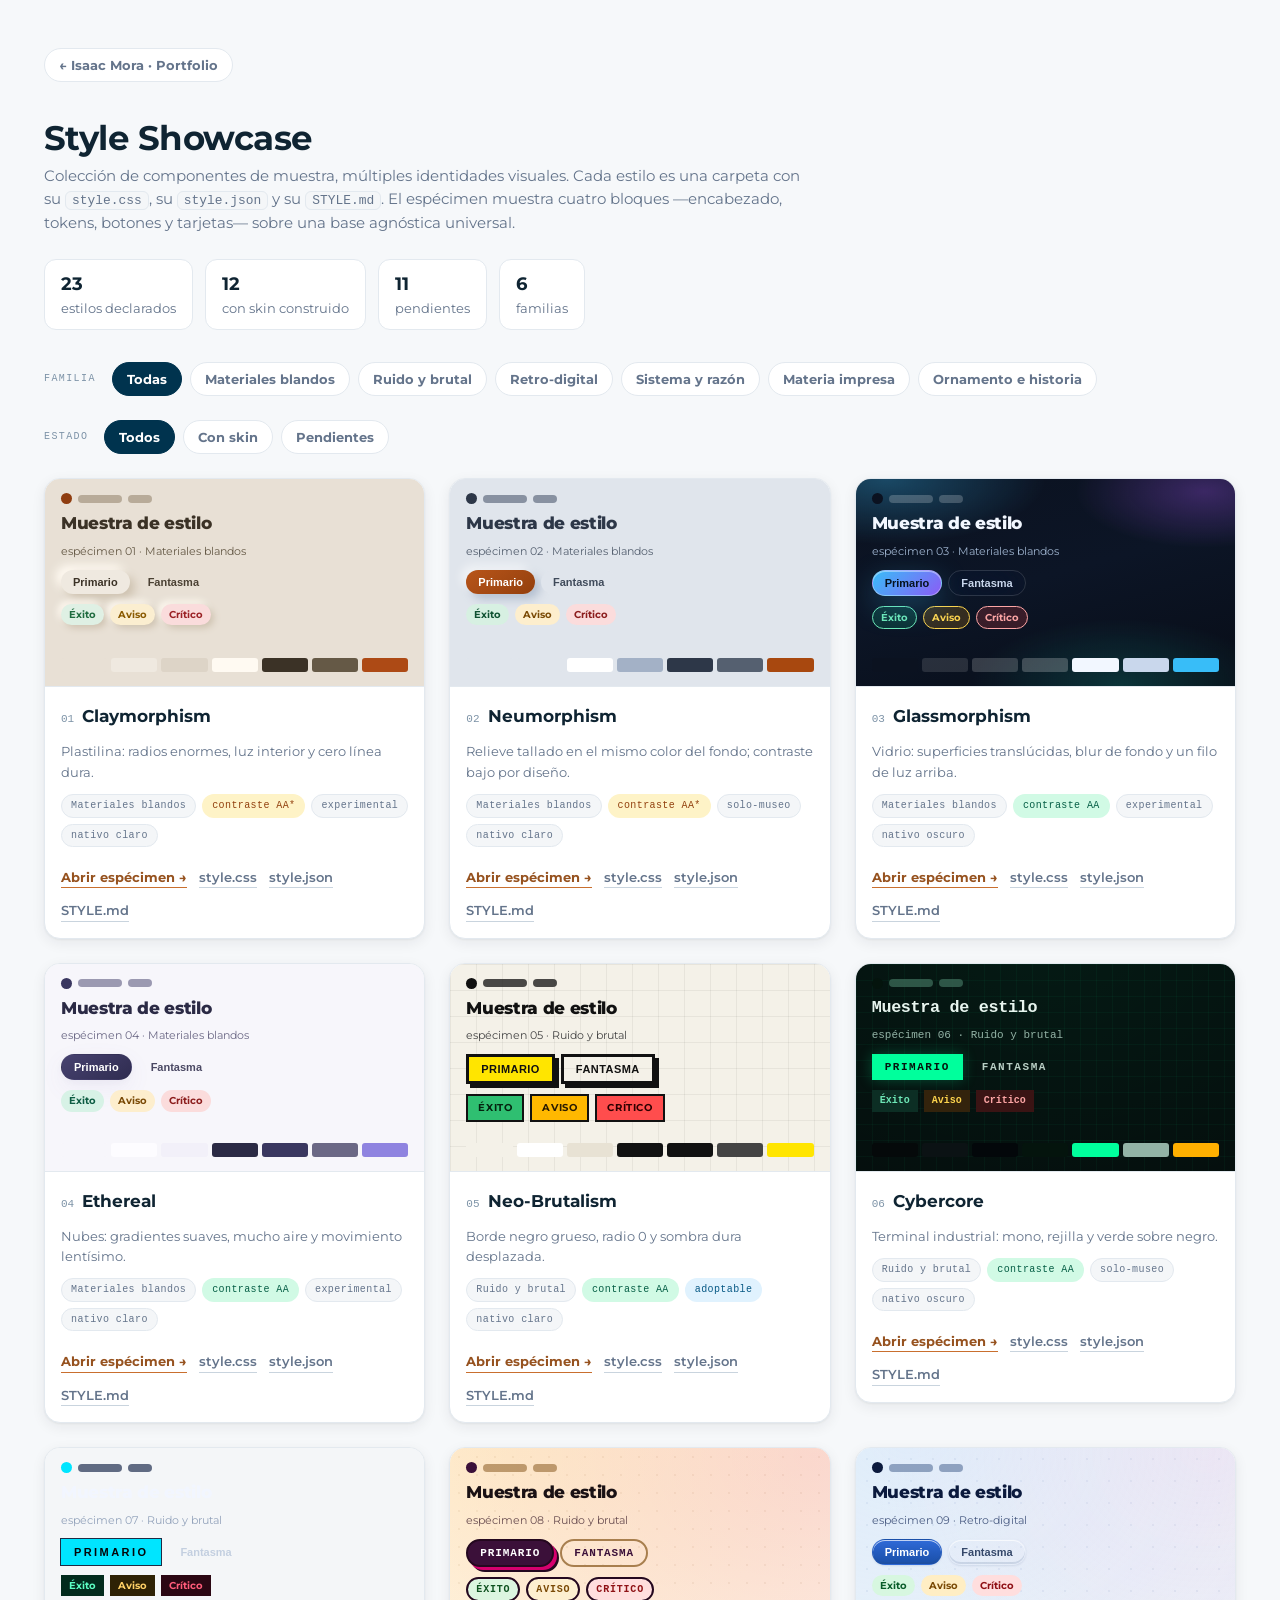
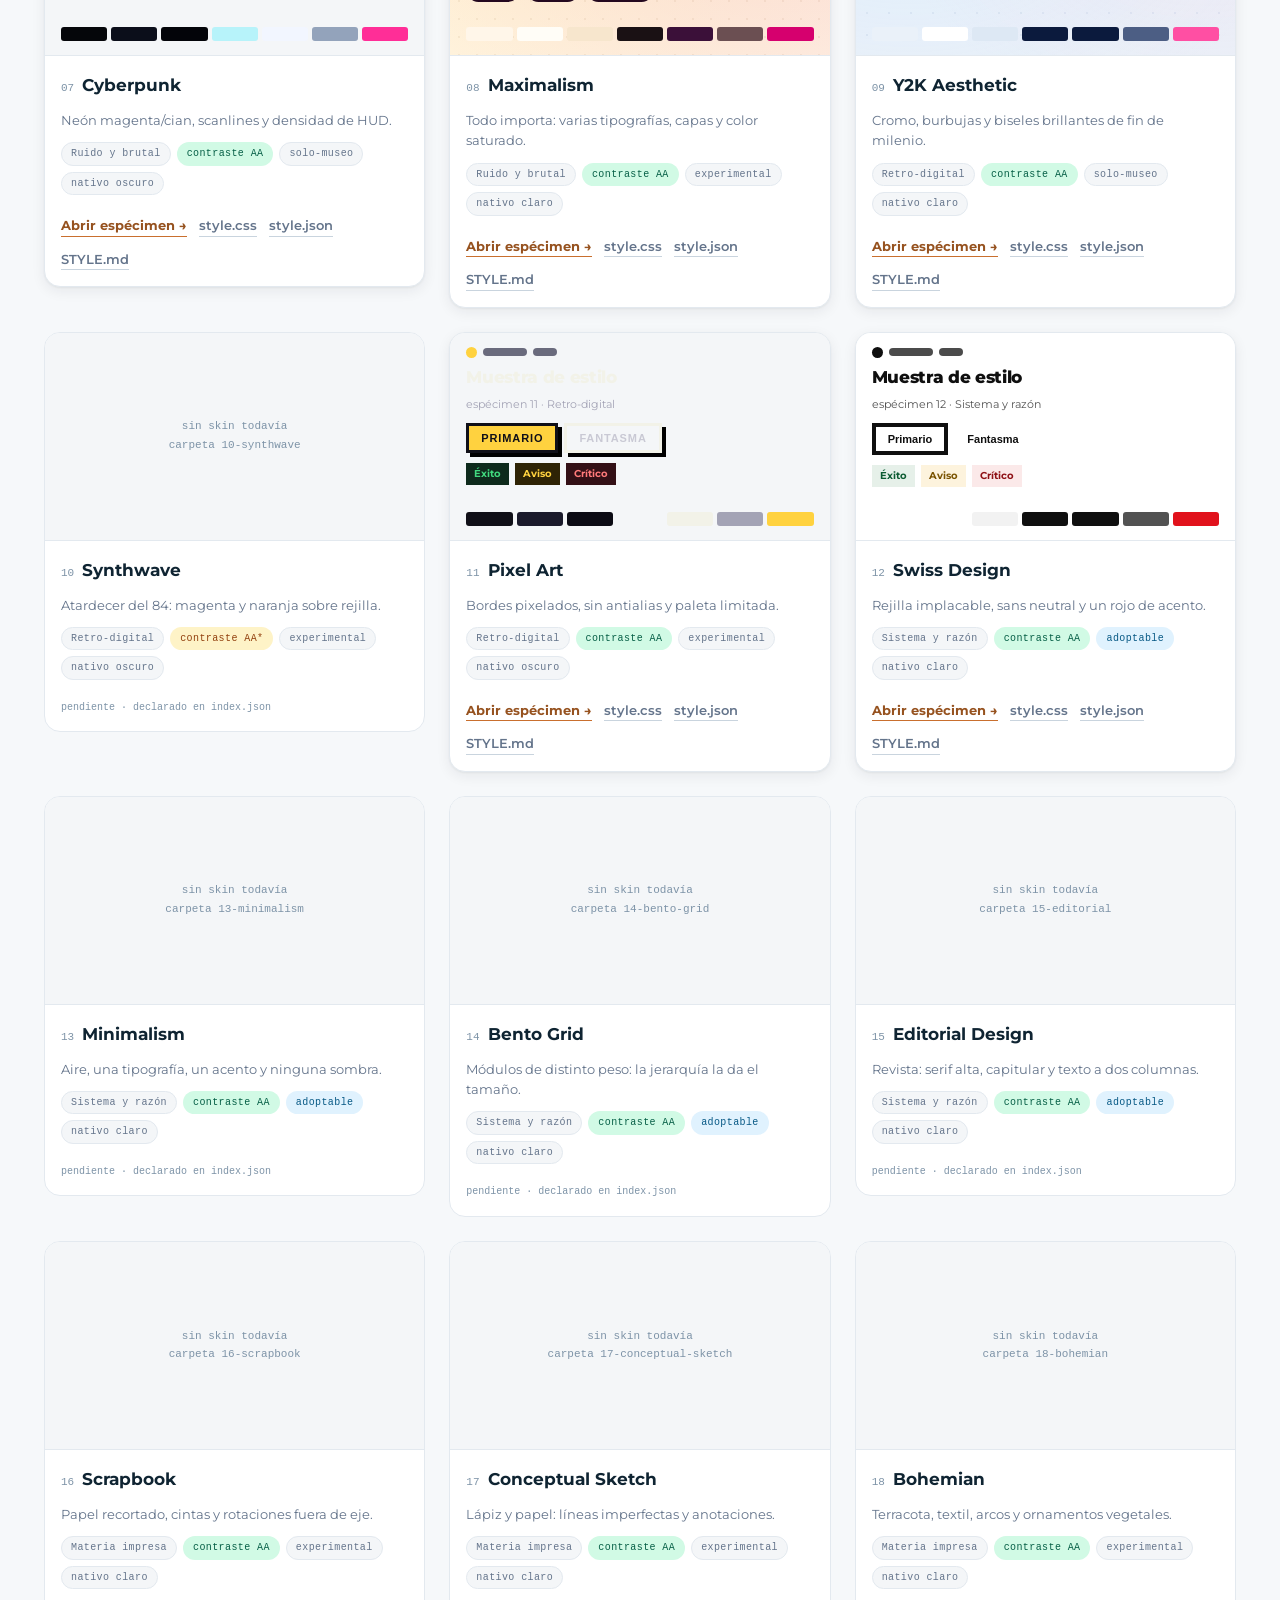
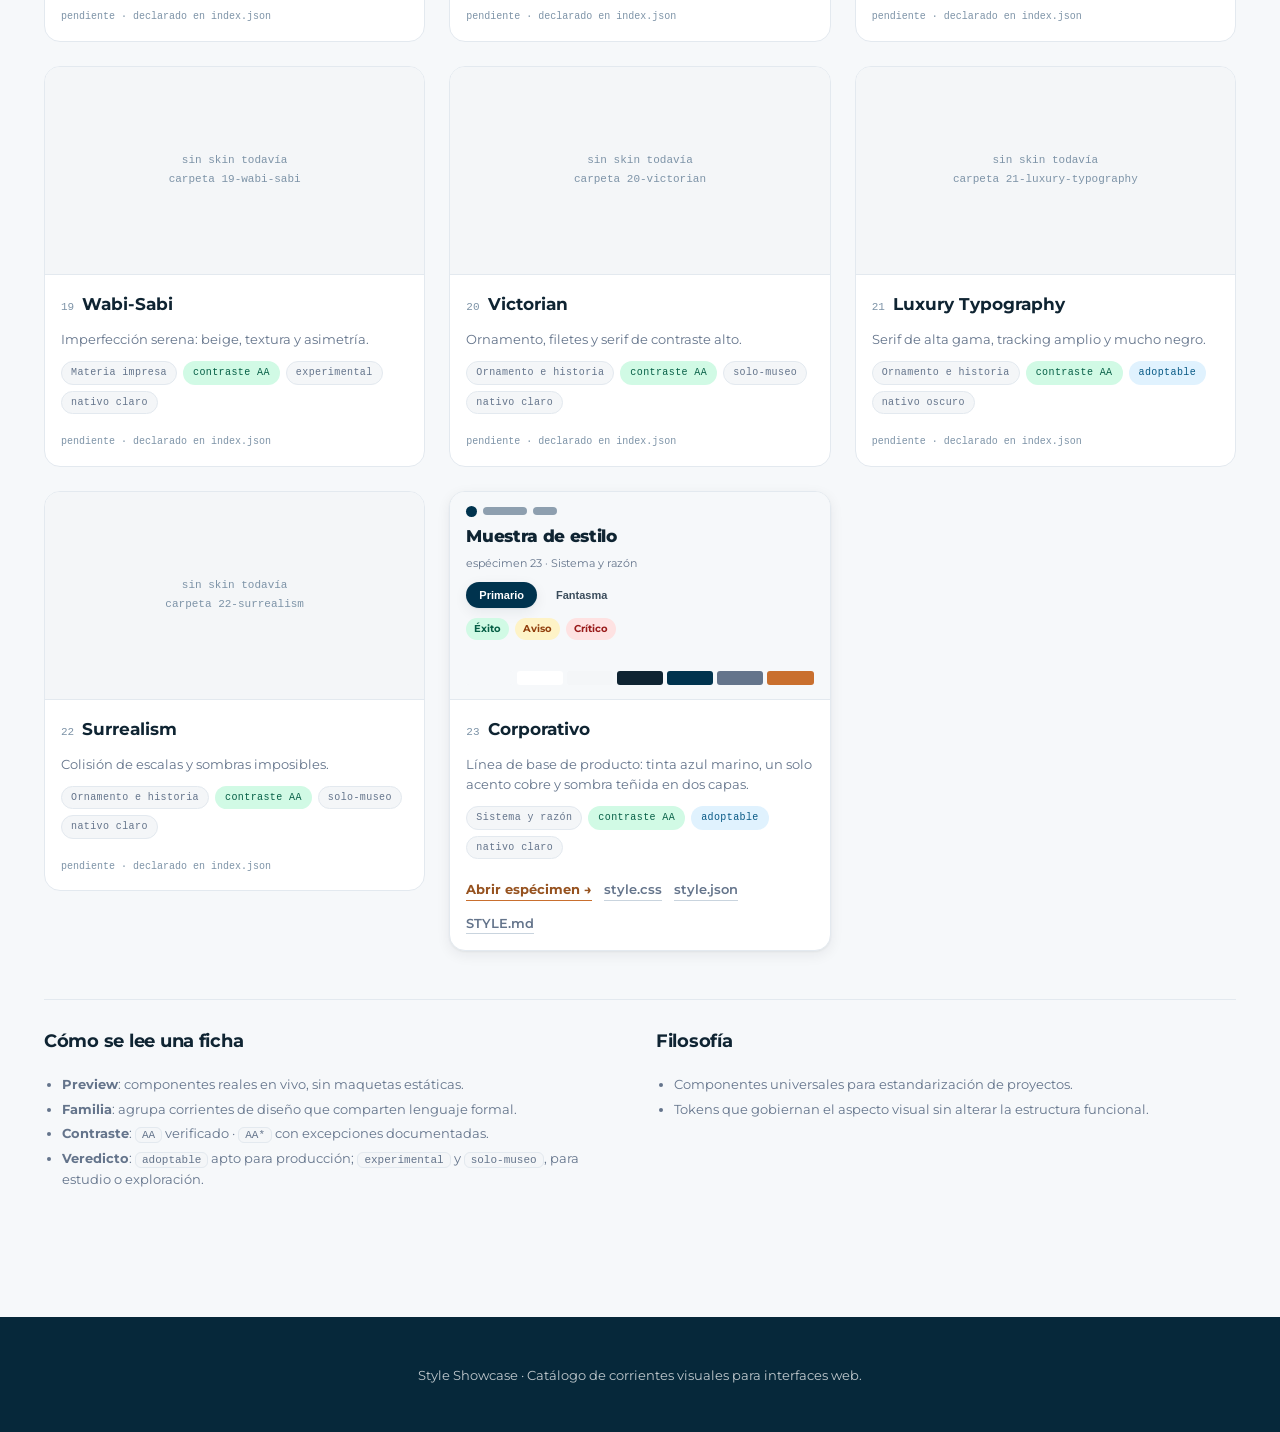
<file: styleshowcase/index.html>
<!DOCTYPE html>
<html lang="es" data-theme="light">

<!-- GALERÍA DEL MUESTRARIO DE ESTILOS UI ---------------------------------------
       Índice de los estilos visuales. Los previews son componentes REALES dentro de
       un contenedor con [data-style]: cada skin aplica sus tokens sin iframes.
       -------------------------------------------------------------------------- -->

<head>
  <meta charset="utf-8" />
  <meta name="viewport" content="width=device-width, initial-scale=1.0" />
  <meta name="description"
    content="Muestrario de estilos de interfaz: múltiples identidades visuales sobre la misma plantilla universal de componentes." />
  <title>Style Showcase · Catálogo de estilos UI</title>
  <link rel="preconnect" href="https://fonts.googleapis.com" />
  <link rel="preconnect" href="https://fonts.gstatic.com" crossorigin />
  <link rel="stylesheet"
    href="https://fonts.googleapis.com/css2?family=Montserrat:ital,wght@0,400;0,600;0,700;0,800;1,400&display=swap" />
  <link rel="stylesheet"
    href="https://fonts.googleapis.com/css2?family=Material+Symbols+Outlined:opsz,wght,FILL,GRAD@24,400,0,0" />
  <link rel="stylesheet" href="tokens.css" />
  <link rel="stylesheet" href="components.css" />
  <link rel="stylesheet" href="gallery.css" />
</head>

<body class="gallery">
  <main class="g-wrap">
    <header class="g-head">
      <p><a class="g-fbtn g-back" href="../portfolio.html">← Isaac Mora · Portfolio</a></p>
      <h1>Style Showcase</h1>
      <p>Colección de componentes de muestra, múltiples identidades visuales. Cada estilo es una carpeta con su
        <code>style.css</code>, su <code>style.json</code> y su <code>STYLE.md</code>. El espécimen muestra
        cuatro bloques —encabezado, tokens, botones y tarjetas— sobre una base agnóstica universal.
      </p>
      <div class="g-meta">
        <div><b id="mTotal">22</b>estilos declarados</div>
        <div><b id="mListos">—</b>con skin construido</div>
        <div><b id="mPendientes">—</b>pendientes</div>
        <div><b id="mFamilias">6</b>familias</div>
      </div>
    </header>

    <div class="g-filtros">
      <span>familia</span>
      <button class="g-fbtn is-on" type="button" data-familia="todas">Todas</button>
      <button class="g-fbtn" type="button" data-familia="materiales-blandos">Materiales blandos</button>
      <button class="g-fbtn" type="button" data-familia="ruido-brutal">Ruido y brutal</button>
      <button class="g-fbtn" type="button" data-familia="retro-digital">Retro-digital</button>
      <button class="g-fbtn" type="button" data-familia="sistema-razon">Sistema y razón</button>
      <button class="g-fbtn" type="button" data-familia="materia-impresa">Materia impresa</button>
      <button class="g-fbtn" type="button" data-familia="ornamento-historia">Ornamento e historia</button>
    </div>

    <div class="g-filtros">
      <span>estado</span>
      <button class="g-fbtn is-on" type="button" data-estado="todos">Todos</button>
      <button class="g-fbtn" type="button" data-estado="ready">Con skin</button>
      <button class="g-fbtn" type="button" data-estado="planned">Pendientes</button>
    </div>

    <div class="g-grid" id="gGrid"></div>

    <section class="g-leyenda">
      <div>
        <h3>Cómo se lee una ficha</h3>
        <br />
        <ul>
          <li><strong>Preview</strong>: componentes reales en vivo, sin maquetas estáticas.</li>
          <li><strong>Familia</strong>: agrupa corrientes de diseño que comparten lenguaje formal.</li>
          <li><strong>Contraste</strong>: <code>AA</code> verificado · <code>AA*</code> con excepciones documentadas.
          </li>
          <li><strong>Veredicto</strong>: <code>adoptable</code> apto para producción; <code>experimental</code>
            y <code>solo-museo</code>, para estudio o exploración.</li>
        </ul>
      </div>
      <div>
        <h3>Filosofía</h3>
        <br />  
        <ul>
          <li>Componentes universales para estandarización de proyectos.</li>
          <li>Tokens que gobiernan el aspecto visual sin alterar la estructura funcional.</li>
        </ul>
      </div>
    </section>
  </main>

  <footer class="footer">
    <p>Style Showcase · Catálogo de corrientes visuales para interfaces web.</p>
  </footer>

  <script src="registry.js"></script>
  <script src="gallery.js"></script>
</body>

</html>
</file>
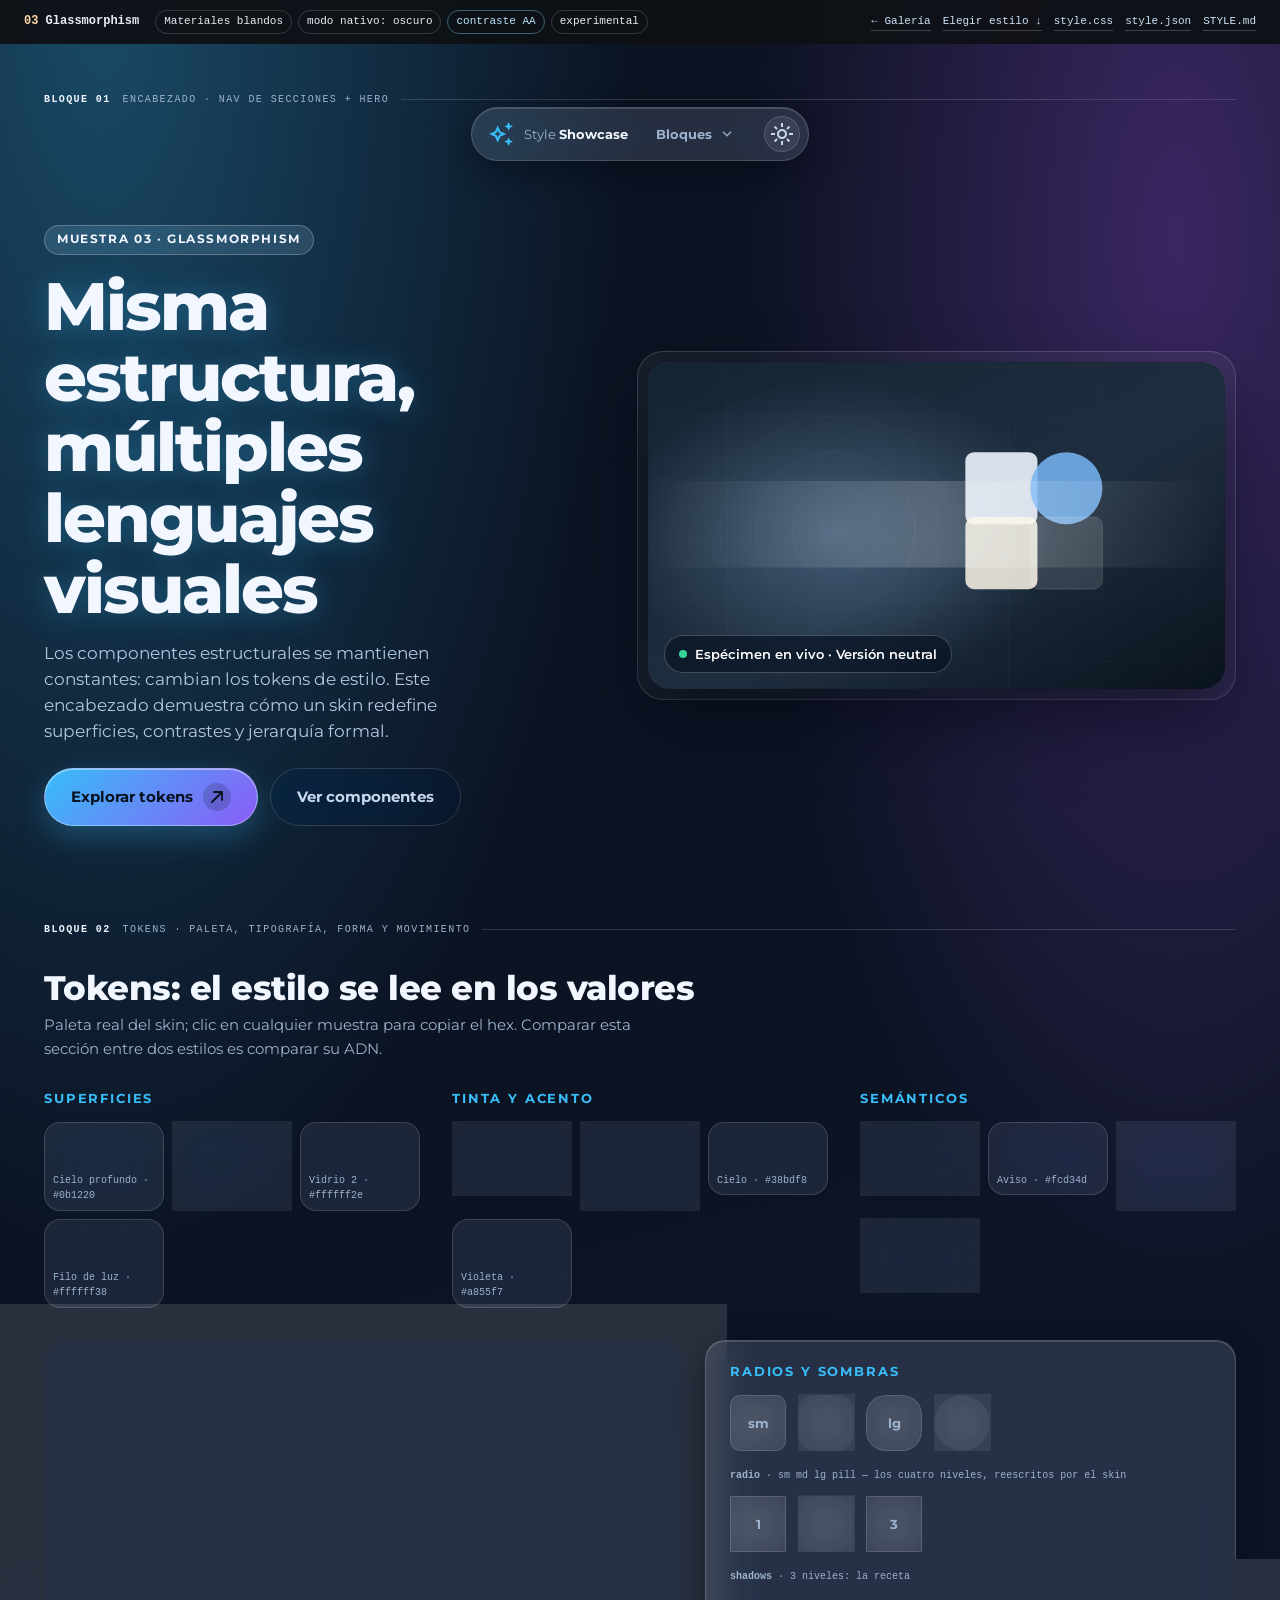
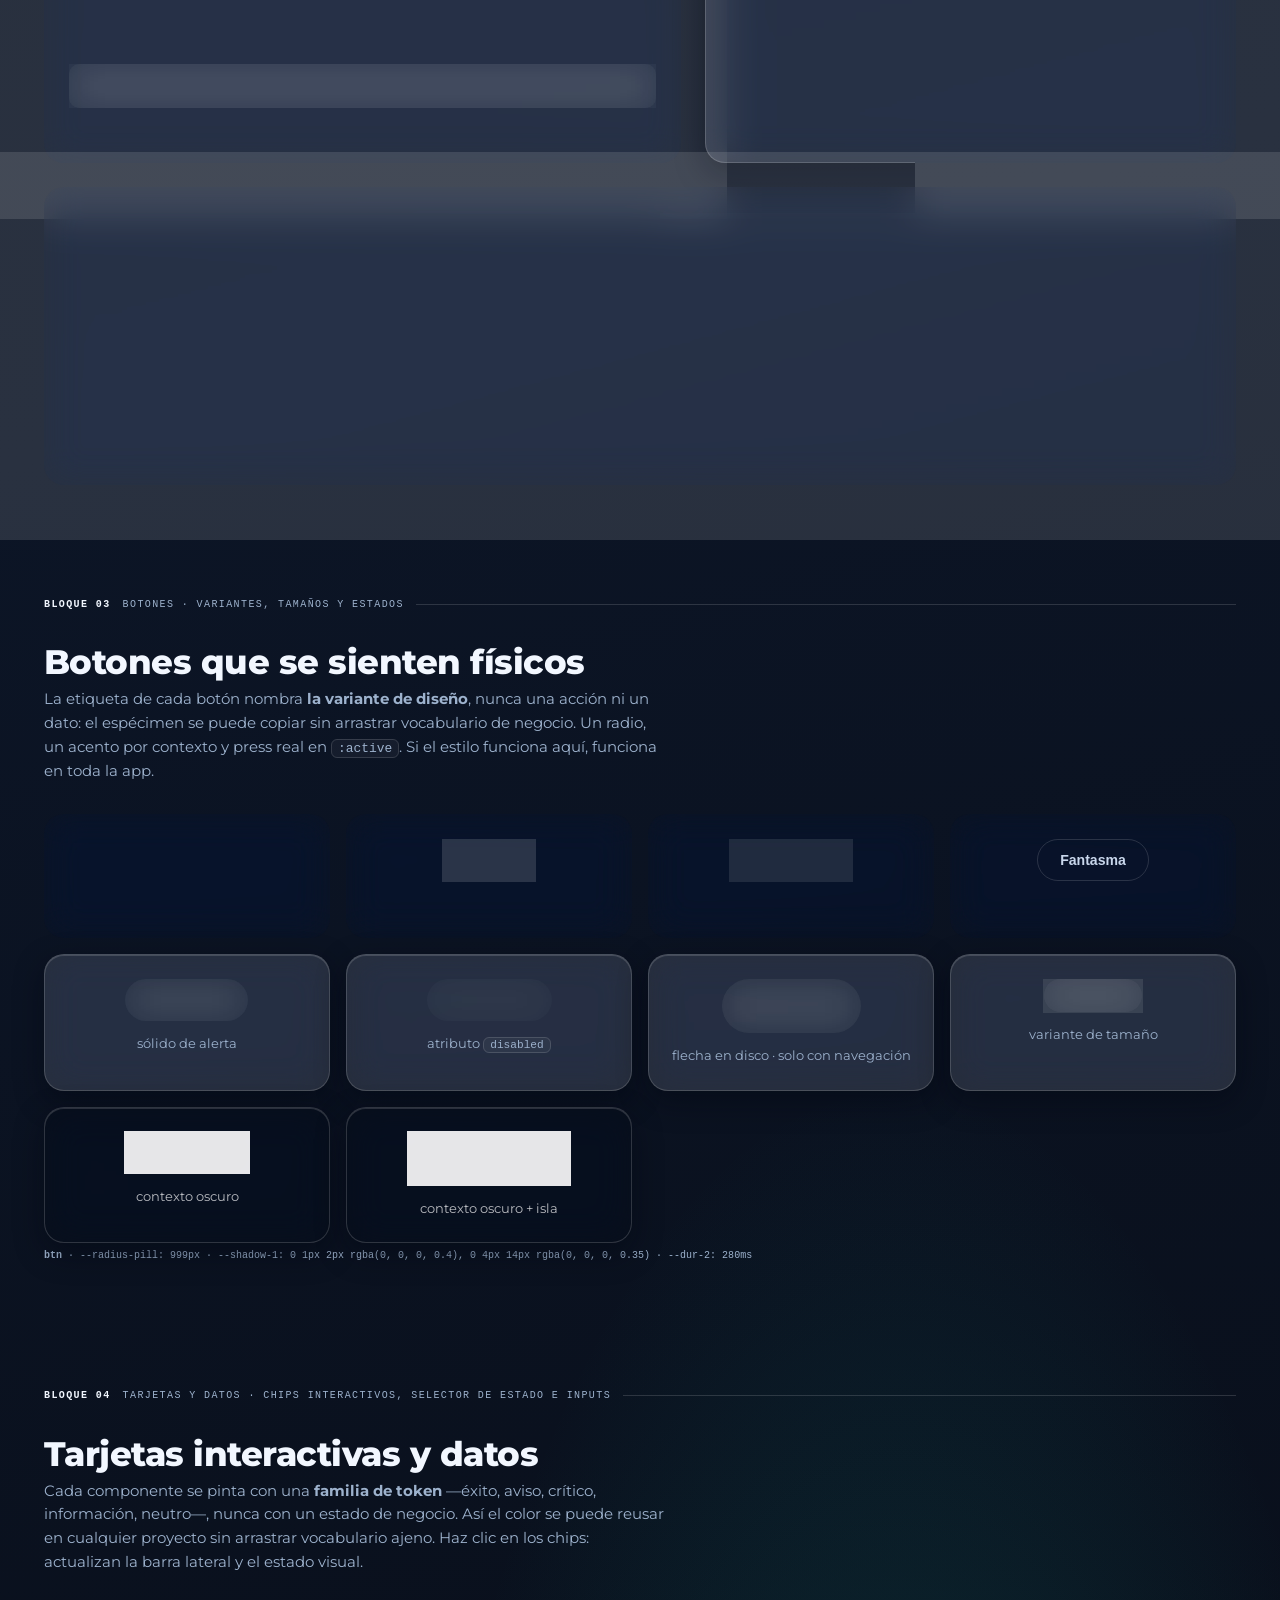
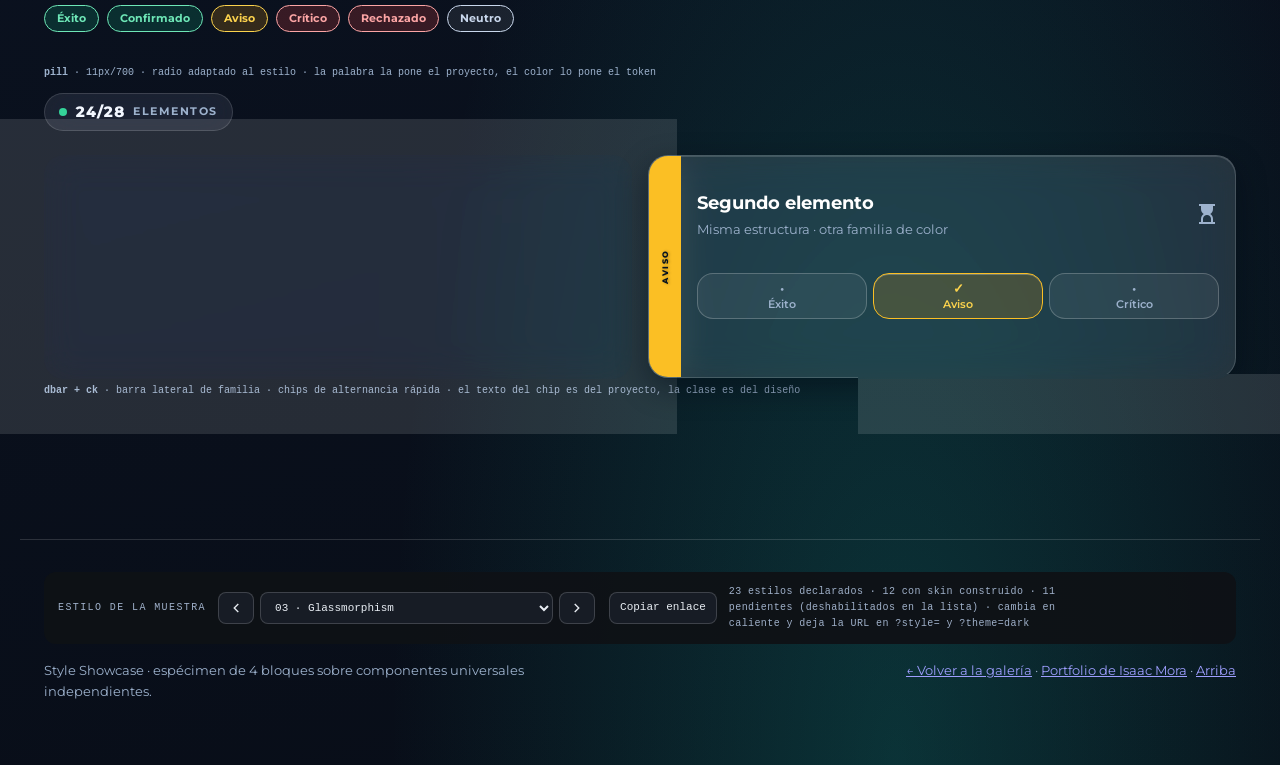
<file: styleshowcase/_template/specimen.html>
<!DOCTYPE html>
<html lang="es" data-theme="dark">
  <!-- ESPÉCIMEN DEL MUESTRARIO ------------------------------------------------
       Misma plantilla, 4 bloques: encabezado, tokens, botones y estados
       operativos. El look lo pone el skin que llega por ?style=<id>
       (por defecto: glassmorphism). Reutiliza tokens.css, components.css y
       assets/ de la raíz: no duplica la base, la viste.
       Abrir con doble clic (file://) funciona: nada de fetch ni módulos.
       ---------------------------------------------------------------------- -->
  <head>
    <meta charset="utf-8" />
    <meta name="viewport" content="width=device-width, initial-scale=1.0" />
    <meta name="robots" content="noindex" />
    <title>Espécimen · Muestrario de estilos</title>
    <link rel="preconnect" href="https://fonts.googleapis.com" />
    <link rel="preconnect" href="https://fonts.gstatic.com" crossorigin />
    <link rel="stylesheet"
      href="https://fonts.googleapis.com/css2?family=Montserrat:ital,wght@0,400;0,600;0,700;0,800;1,400&display=swap" />
    <link rel="stylesheet"
      href="https://fonts.googleapis.com/css2?family=Material+Symbols+Outlined:opsz,wght,FILL,GRAD@24,400,0,0" />
    <link rel="stylesheet" href="../tokens.css" />
    <link rel="stylesheet" href="../components.css" />
    <link rel="stylesheet" href="specimen.css" />
  </head>

  <body class="specimen">
    <!-- Cinta de museo: dice qué se está mirando y con qué archivos. -->
    <div class="skin-tape">
      <p class="skin-tape-id"><b id="tapeNum">03</b> <span id="tapeNombre">Glassmorphism</span></p>
      <p class="skin-tape-meta">
        <span class="skin-tag" id="tapeFamilia">Materiales blandos</span>
        <span class="skin-tag" id="tapeModo">modo nativo: oscuro</span>
        <span class="skin-tag is-a11y" id="tapeA11y">AA</span>
        <span class="skin-tag" id="tapeVeredicto">experimental</span>
      </p>
      <nav class="skin-tape-nav" aria-label="Muestrario">
        <a href="../index.html">← Galería</a>
        <a href="#elegir-estilo">Elegir estilo ↓</a>
        <a id="linkCss" href="../03-glassmorphism/style.css">style.css</a>
        <a id="linkJson" href="../03-glassmorphism/style.json">style.json</a>
        <a id="linkMd" href="../03-glassmorphism/STYLE.md">STYLE.md</a>
      </nav>
    </div>

    <!-- BLOQUE 01 · ENCABEZADO -->
    <p class="blocktag"><b>Bloque 01</b> Encabezado · nav de secciones + hero</p>

    <header class="navwrap" id="encabezado">
      <nav class="navpill" aria-label="Principal">
        <!-- La marca es el único "puerta atrás" del espécimen: siempre a la
             galería. Antes apuntaba a #encabezado (su propio ancla) y no hacía
             nada. El texto "Style Showcase" le da nombre accesible, así que el
             enlace no depende del icono para entenderse. -->
        <a class="brand" href="../index.html" title="Volver a la galería">
          <!-- --accent-500 es amarillo en neo-brutalism, y sobre la página clara
               quedaba a 1.13:1. --skin-brand-ink deja que cada skin elija la
               tinta que sí se lea; si no lo define, cae al acento. -->
          <span class="material-symbols-outlined" style="font-size: 26px; color: var(--skin-brand-ink, var(--accent-500));" aria-hidden="true">auto_awesome</span>
          <span>Style <strong>Showcase</strong></span>
        </a>
        <div class="navmenu">
          <button id="menuBtn" class="menubtn" type="button" aria-haspopup="true" aria-expanded="false">
            Bloques <span class="material-symbols-outlined">expand_more</span>
          </button>
          <div class="menu" id="menuList" hidden>
            <a href="#encabezado"><b>01</b>Encabezado</a>
            <a href="#tokens"><b>02</b>Tokens</a>
            <a href="#botones"><b>03</b>Botones</a>
            <a href="#estados"><b>04</b>Estados e interactivos</a>
          </div>
        </div>
        <button id="themeToggle" class="iconbtn" type="button" aria-label="Cambiar tema">
          <span class="material-symbols-outlined">light_mode</span>
        </button>
      </nav>
    </header>

    <section class="hero">
      <div class="hero-copy">
        <p class="eyebrow" id="heroEyebrow">Espécimen 03 · Glassmorphism</p>
        <h1 id="heroTitle">Misma estructura, múltiples lenguajes visuales</h1>
        <p class="lead">Los componentes estructurales se mantienen constantes: cambian los tokens de estilo.
          Este encabezado demuestra cómo un skin redefine superficies, contrastes y jerarquía formal.</p>
        <div class="hero-ctas">
          <a class="btn btn-primary btn-lg" href="#tokens">
            Explorar tokens
            <span class="btn-ring"><svg width="14" height="14" viewBox="0 0 14 14" fill="none">
                <path d="M2 12 12 2M4 2h8v8" stroke="currentColor" stroke-width="1.8" stroke-linecap="round"
                  stroke-linejoin="round" />
              </svg></span>
          </a>
          <a class="btn btn-ghost btn-lg" href="#estados">Ver componentes</a>
        </div>
      </div>
      <div class="hero-media shell">
        <div class="shell-core">
          <img src="../assets/cover.svg" alt="Composición geométrica abstracta de prueba" width="1600" height="907" />
          <p class="hero-chip"><span class="dot dot-ok"></span>Espécimen en vivo · Versión neutral</p>
        </div>
      </div>
    </section>
    <!-- BLOQUE 02 · TOKENS -->
    <p class="blocktag"><b>Bloque 02</b> Tokens · paleta, tipografía, forma y movimiento</p>

    <section id="tokens" class="section">
      <h2>Tokens: el estilo se lee en los valores</h2>
      <p class="section-sub">Paleta real del skin; clic en cualquier muestra para copiar el hex. Comparar esta
        sección entre dos estilos es comparar su ADN.</p>
      <div class="swatch-groups" id="swatchGroups"></div>

      <div class="token-duo">
        <div class="token-pane">
          <h3>Tipografía</h3>
          <p class="type-display">Métricas 84/100</p>
          <p class="spec"><strong>--text-display</strong> · clamp(2.4rem, 1.4rem + 4vw, 4.2rem)</p>
          <p class="type-h2">Rendimiento de interfaz</p>
          <p class="spec"><strong>--text-h2</strong> · clamp(1.5rem, 1.2rem + 1.4vw, 2.1rem) / 700</p>
          <p class="type-body">El contenido del espécimen analiza la consistencia en espaciados, proporciones
            y legibilidad en pantallas de alta densidad.</p>
          <p class="spec"><strong>--text-body-size</strong> · 0.95rem / 1.55 · 400</p>
          <p class="type-mono" id="typeMono">--text-strong: …</p>
          <p class="spec"><strong>--font-mono</strong> · solo código y tokens</p>
        </div>
        <div class="token-pane">
          <h3>Radios y sombras</h3>
          <div class="shape-row">
            <span class="shape" style="border-radius: var(--radius-sm)">sm</span>
            <span class="shape" style="border-radius: var(--radius-md)">md</span>
            <span class="shape" style="border-radius: var(--radius-lg)">lg</span>
            <span class="shape" style="border-radius: var(--radius-pill)">pill</span>
          </div>
          <p class="spec"><strong>radio</strong> · sm md lg pill — los cuatro niveles, reescritos por el skin</p>
          <div class="shape-row">
            <span class="shape shadow-1">1</span>
            <span class="shape shadow-2">2</span>
            <span class="shape shadow-3">3</span>
          </div>
          <p class="spec"><strong>shadows</strong> · 3 niveles: la receta que más separa a un estilo de otro</p>
        </div>
      </div>

      <div class="token-pane token-wide">
        <h3>Espaciado y movimiento</h3>
        <div class="space-row">
          <span class="space-bar"><i style="height: 4px"></i><span>1</span></span>
          <span class="space-bar"><i style="height: 8px"></i><span>2</span></span>
          <span class="space-bar"><i style="height: 12px"></i><span>3</span></span>
          <span class="space-bar"><i style="height: 16px"></i><span>4</span></span>
          <span class="space-bar"><i style="height: 24px"></i><span>6</span></span>
          <span class="space-bar"><i style="height: 32px"></i><span>8</span></span>
          <span class="space-bar"><i style="height: 48px"></i><span>12</span></span>
          <span class="space-bar"><i style="height: 64px"></i><span>16</span></span>
          <span class="space-bar"><i style="height: 96px"></i><span>24</span></span>
        </div>
        <p class="spec"><strong>space</strong> · 4 8 12 16 24 32 48 64 96 — los mismos 9 valores en todos los
          estilos: el espaciado no es del estilo, es de la base</p>
        <div class="motion-row">
          <!-- La etiqueta se rellena desde el token en `leerTokens()` (§8). Antes
               iba fija ("160ms") y mentía en cuanto un skin estiraba el tiempo:
               la pastilla animaba a 2200ms y decía 650ms. El texto va en data-tok
               para que la lectura siga siendo la del skin activo. -->
          <span class="motion-chip" style="--dur: var(--dur-1)" data-tok="--dur-1">160ms</span>
          <span class="motion-chip" style="--dur: var(--dur-2)" data-tok="--dur-2">280ms</span>
          <span class="motion-chip" style="--dur: var(--dur-3)" data-tok="--dur-3">650ms</span>
        </div>
        <p class="spec"><strong>motion</strong> · pasa el mouse: 1 micro, 2 estándar, 3 reveals</p>
      </div>
    </section>
    <!-- BLOQUE 03 · BOTONES -->
    <p class="blocktag"><b>Bloque 03</b> Botones · variantes, tamaños y estados</p>

    <section id="botones" class="section">
      <h2>Botones que se sienten físicos</h2>
      <p class="section-sub">La etiqueta de cada botón nombra <strong>la variante de diseño</strong>, nunca una
        acción ni un dato: el espécimen se puede copiar sin arrastrar vocabulario de negocio. Un radio, un acento
        por contexto y press real en <code>:active</code>. Si el estilo funciona aquí, funciona en toda la app.</p>
      <div class="btn-grid">
        <div class="btn-cell"><button class="btn btn-primary" type="button">Primario</button><span>relleno de tinta</span></div>
        <div class="btn-cell"><button class="btn btn-accent" type="button">Acento</button><span>relleno de acento · uno por vista</span></div>
        <div class="btn-cell"><button class="btn btn-secondary" type="button">Secundario</button><span>filete + superficie</span></div>
        <div class="btn-cell"><button class="btn btn-ghost" type="button">Fantasma</button><span>solo tinta, sin superficie</span></div>
        <div class="btn-cell"><button class="btn btn-danger" type="button">Destructivo</button><span>sólido de alerta</span></div>
        <div class="btn-cell"><button class="btn btn-primary" type="button" disabled>Inhabilitado</button><span>atributo <code>disabled</code></span></div>
        <div class="btn-cell">
          <button class="btn btn-primary" type="button">Con isla
            <span class="btn-ring"><svg width="14" height="14" viewBox="0 0 14 14" fill="none">
                <path d="M2 12 12 2M4 2h8v8" stroke="currentColor" stroke-width="1.8" stroke-linecap="round"
                  stroke-linejoin="round" /></svg></span>
          </button><span>flecha en disco · solo con navegación</span>
        </div>
        <div class="btn-cell"><button class="btn btn-secondary btn-sm" type="button">Compacto</button><span>variante de tamaño</span></div>
        <div class="btn-cell btn-cell-dark"><button class="btn btn-light" type="button">Sobre color</button><span>contexto oscuro</span></div>
        <div class="btn-cell btn-cell-dark">
          <button class="btn btn-light" type="button">Sobre color
            <span class="btn-ring"><svg width="14" height="14" viewBox="0 0 14 14" fill="none">
                <path d="M2 12 12 2M4 2h8v8" stroke="currentColor" stroke-width="1.8" stroke-linecap="round"
                  stroke-linejoin="round" /></svg></span>
          </button><span>contexto oscuro + isla</span>
        </div>
      </div>
      <p class="spec" id="btnSpec"><strong>btn</strong> · leyendo tokens…</p>
    </section>
    <!-- BLOQUE 04 · TARJETAS Y DATOS -->
    <p class="blocktag"><b>Bloque 04</b> Tarjetas y datos · chips interactivos, selector de estado e inputs</p>

    <section id="estados" class="section">
      <h2>Tarjetas interactivas y datos</h2>
      <p class="section-sub">Cada componente se pinta con una <strong>familia de token</strong> —éxito, aviso, crítico,
        información, neutro—, nunca con un estado de negocio. Así el color se puede reusar en cualquier proyecto
        sin arrastrar vocabulario ajeno. Haz clic en los chips: actualizan la barra lateral y el estado visual.</p>
      <div class="pill-row">
        <span class="pill pill-ok">Éxito</span>
        <span class="pill pill-ok">Confirmado</span>
        <span class="pill pill-warn">Aviso</span>
        <span class="pill pill-bad">Crítico</span>
        <span class="pill pill-bad">Rechazado</span>
        <span class="pill pill-neutral">Neutro</span>
      </div>
      <p class="spec"><strong>pill</strong> · 11px/700 · radio adaptado al estilo · la palabra la pone el proyecto, el color lo pone el token</p>
      <p class="counter-row">
        <span class="counter"><span class="dot dot-ok pulse"></span>24/28 <em>elementos</em></span>
      </p>

      <div class="kitgrid">
        <article class="kitcard">
          <div class="dbar dbar-ok"><span>Éxito</span></div>
          <div class="kitcard-head">
            <div class="kitcard-txt">
              <p class="kitcard-title">Elemento de muestra</p>
              <p class="kitcard-sub">Variante base · dos niveles de jerarquía</p>
            </div>
            <span class="material-symbols-outlined" style="font-size: 24px; color: var(--text-soft);">layers</span>
          </div>
          <div class="kitcard-body">
            <div class="ck">
              <button class="is-on is-ok" type="button"><span class="ckstate"></span><span>Éxito</span></button>
              <button class="is-warn" type="button"><span class="ckstate"></span><span>Aviso</span></button>
              <button class="is-bad" type="button"><span class="ckstate"></span><span>Crítico</span></button>
            </div>
            <label class="field">
              <span>Campo de texto <em>(opcional)</em></span>
              <input type="text" placeholder="Texto de ejemplo…" />
            </label>
          </div>
        </article>

        <article class="kitcard">
          <div class="dbar dbar-warn"><span>Aviso</span></div>
          <div class="kitcard-head">
            <div class="kitcard-txt">
              <p class="kitcard-title">Segundo elemento</p>
              <p class="kitcard-sub">Misma estructura · otra familia de color</p>
            </div>
            <span class="material-symbols-outlined" style="font-size: 24px; color: var(--text-soft);">hourglass_top</span>
          </div>
          <div class="kitcard-body">
            <div class="ck">
              <button class="is-ok" type="button"><span class="ckstate"></span><span>Éxito</span></button>
              <button class="is-on is-warn" type="button"><span class="ckstate"></span><span>Aviso</span></button>
              <button class="is-bad" type="button"><span class="ckstate"></span><span>Crítico</span></button>
            </div>
          </div>
        </article>
      </div>
      <p class="spec"><strong>dbar + ck</strong> · barra lateral de familia · chips de alternancia rápida · el texto del chip es del proyecto, la clase es del diseño</p>
    </section>

    <footer class="specimen-foot" id="elegir-estilo">
      <div class="foot-pick">
        <label class="pick-label" for="stylePick">Estilo de la muestra</label>
        <div class="pick-row">
          <button class="pick-btn pick-step" id="pickPrev" type="button" aria-label="Estilo anterior">
            <span class="material-symbols-outlined" aria-hidden="true">chevron_left</span>
          </button>
          <select id="stylePick" aria-describedby="pickHint"></select>
          <button class="pick-btn pick-step" id="pickNext" type="button" aria-label="Estilo siguiente">
            <span class="material-symbols-outlined" aria-hidden="true">chevron_right</span>
          </button>
          <button class="pick-btn pick-copy" id="pickCopy" type="button">Copiar enlace</button>
        </div>
        <p class="pick-hint" id="pickHint"></p>
      </div>
      <p>Style Showcase · espécimen de 4 bloques sobre componentes universales independientes.</p>
      <p><a href="../index.html">← Volver a la galería</a> · <a href="../../portfolio.html">Portfolio de Isaac Mora</a> · <a href="#encabezado">Arriba</a></p>
    </footer>

    <div class="toast" role="status"></div>
    <script src="../registry.js"></script>
    <script src="specimen.js"></script>
  </body>
</html>
</file>
<file: styleshowcase/tokens.css>
/* ==========================================================================
   DESIGN TOKENS — Style Showcase (laboratorio agnóstico)
   --------------------------------------------------------------------------
   Único punto de verdad para color, tipografía, espaciado, radios, sombras
   y movimiento del laboratorio. Las demos copian de aquí.
   Tema: [data-theme="light"] (defecto) | [data-theme="dark"] en <html>.
   ========================================================================== */

:root {
  /* ---- Marca (ancla existente, no se toca) ---- */
  --brand-ink: #00334e;
  --brand-ink-deep: #06283a;
  --brand-paper: #ffffff;

  /* ---- Grises fríos (una sola familia, tinte azul) ---- */
  --slate-50: #f6f8fa;
  --slate-100: #eef2f6;
  --slate-150: #f4f6f8; /* gris de secciones (email) */
  --slate-200: #d3dde6;
  --slate-300: #a9bac9;
  --slate-400: #7d93a7;
  --slate-500: #64748b; /* texto secundario */
  --slate-600: #4c6172;
  --slate-700: #3a4c5b;
  --slate-800: #26333e;
  --slate-900: #16212a;

  /* ---- Acento único: el único color cálido de la base ---- */
  --accent-100: #fbeedd;
  --accent-500: #c96f2e;
  --accent-700: #96521f;

  /* ---- Soporte (verde apagado, superficies e ilustración) ---- */
  --support-100: #e3efe7;
  --support-500: #2f6b4f;
  --support-700: #1e4a37;

  /* ---- Frío (información) ---- */
  --cool-100: #e0f2fe;
  --cool-500: #0ea5e9;
  --cool-700: #075985;

  /* ---- Semánticos (familias universales: el proyecto pone la palabra,
         el token pone el color) ---- */
  --ok-bg: #d1fae5;
  --ok-fg: #065f46;
  --ok-solid: #10b981;
  --warn-bg: #fef3c7;
  --warn-fg: #92400e;
  --warn-solid: #f59e0b;
  --ember-bg: #ffedd5;
  --ember-fg: #9a3412;
  --ember-solid: #ea580c;
  --bad-bg: #fee2e2;
  --bad-fg: #991b1b;
  --bad-solid: #ef4444;
  --info-bg: #e0f2fe;
  --info-fg: #075985;
  --info-solid: #0ea5e9;

  /* ---- Superficies y texto (tema claro) ---- */
  --bg-page: var(--slate-50);
  --bg-raised: var(--brand-paper);
  --bg-sunken: var(--slate-150);
  --bg-nav: rgba(255, 255, 255, 0.82);
  --text-strong: #0f2432;
  --text-body: var(--slate-700);
  --text-soft: var(--slate-500);
  --text-faint: var(--slate-400);
  --line-soft: #e3e9ef;
  --line-strong: #c9d4de;

  /* ---- Tipografía ---- */
  --font-sans: "Montserrat", "Helvetica Neue", Helvetica, Arial, sans-serif;
  --font-mono: ui-monospace, "SF Mono", "Cascadia Mono", Menlo, Consolas,
    monospace;
  --text-display: clamp(2.4rem, 1.4rem + 4vw, 4.2rem);
  --text-h2: clamp(1.5rem, 1.2rem + 1.4vw, 2.1rem);
  --text-h3: 1.15rem;
  --text-lead: 1.05rem;
  --text-body-size: 0.95rem;
  --text-small: 0.82rem;
  --text-micro: 0.72rem;
  --leading-tight: 1.05;
  --leading-body: 1.55;
  --tracking-wide: 0.14em;

  /* ---- Espaciado / radios ---- */
  --space-1: 4px;
  --space-2: 8px;
  --space-3: 12px;
  --space-4: 16px;
  --space-6: 24px;
  --space-8: 32px;
  --space-12: 48px;
  --space-16: 64px;
  --space-24: 96px;
  --radius-sm: 8px;
  --radius-md: 12px;
  --radius-lg: 16px;
  --radius-xl: 24px;
  --radius-pill: 999px;

  /* ---- Sombras (teñidas al fondo, nunca negro puro) ---- */
  --shadow-1:
    0 1px 2px rgba(22, 33, 42, 0.05),
    0 4px 14px rgba(22, 33, 42, 0.07);
  --shadow-2:
    0 2px 4px rgba(22, 33, 42, 0.05),
    0 14px 34px rgba(22, 33, 42, 0.12);
  --shadow-3:
    0 4px 10px rgba(6, 40, 58, 0.18),
    0 24px 60px rgba(6, 40, 58, 0.28);

  /* ---- Movimiento ---- */
  --ease-out: cubic-bezier(0.32, 0.72, 0, 1);
  --dur-1: 160ms;
  --dur-2: 280ms;
  --dur-3: 650ms;

  color-scheme: light;
}

/* ---- Tema oscuro: misma jerarquía, misma identidad ---- */
[data-theme="dark"] {
  --bg-page: #0d1620;
  --bg-raised: #13202c;
  --bg-sunken: #0a1219;
  --bg-nav: rgba(13, 22, 32, 0.82);
  --text-strong: #eef3f7;
  --text-body: #b9c6d2;
  --text-soft: #8398ab;
  --text-faint: #5b7185;
  --line-soft: #1d2c3a;
  --line-strong: #2c4256;
  --shadow-1:
    0 1px 2px rgba(0, 0, 0, 0.4),
    0 4px 14px rgba(0, 0, 0, 0.35);
  --shadow-2:
    0 2px 6px rgba(0, 0, 0, 0.45),
    0 16px 40px rgba(0, 0, 0, 0.5);
  --accent-100: #3a2415;
  --support-100: #152b22;
  --cool-100: #0f2c3d;
  --ok-bg: #0c2e24;
  --ok-fg: #6ee7b7;
  --warn-bg: #33230c;
  --warn-fg: #fcd34d;
  --ember-bg: #2e1a0e;
  --ember-fg: #fdba74;
  --bad-bg: #3a1414;
  --bad-fg: #fca5a5;
  --info-bg: #0f2c3d;
  --info-fg: #7dd3fc;

  color-scheme: dark;
}
</file>
<file: styleshowcase/components.css>
/* ==========================================================================
   COMPONENTES — Style Showcase (plantilla agnóstica)
   Todo color/espaciado/radio/sombra viene de tokens.css. Sin hex sueltos
   fuera de los swatches generados por JS.
   ========================================================================== */

/* Montserrat vía Google Fonts (ver <link> en index.html y specimen.html).
   Sin self-host: styleshowcase no incluye binarios de fuentes.
   Símbolos Material Symbols vía CDN. */

* { box-sizing: border-box; }

html {
  scroll-behavior: smooth;
}

body {
  margin: 0;
  background: var(--bg-page);
  color: var(--text-body);
  font-family: var(--font-sans);
  font-size: var(--text-body-size);
  line-height: var(--leading-body);
  transition: background var(--dur-2) var(--ease-out), color var(--dur-2) var(--ease-out);
}

h1, h2, h3 {
  color: var(--text-strong);
  line-height: var(--leading-tight);
  letter-spacing: -0.015em;
  margin: 0;
}

code {
  font-family: var(--font-mono);
  font-size: 0.85em;
  background: var(--bg-sunken);
  border: 1px solid var(--line-soft);
  border-radius: 6px;
  padding: 1px 6px;
}

:focus:not(:focus-visible) { outline: none; }
:focus-visible { outline: 2px solid var(--info-solid); outline-offset: 2px; }

/* Símbolos: caja ajustada al glifo para centrado real en flex. */
.material-symbols-outlined { line-height: 1; display: inline-block; }

/* ---- Reveal on scroll (solo transform+opacity) ---- */
.rv {
  opacity: 0;
  transform: translateY(22px);
  transition:
    opacity var(--dur-3) var(--ease-out),
    transform var(--dur-3) var(--ease-out);
}
.rv.in {
  opacity: 1;
  transform: none;
}

/* ---- Nav flotante ---- */
.navwrap {
  position: sticky;
  top: 12px;
  z-index: 40;
  display: flex;
  justify-content: center;
  padding: 0 var(--space-4);
  pointer-events: none;
}
.navpill {
  pointer-events: auto;
  display: flex;
  align-items: center;
  gap: var(--space-4);
  background: var(--bg-nav);
  backdrop-filter: blur(14px);
  -webkit-backdrop-filter: blur(14px);
  border: 1px solid var(--line-soft);
  border-radius: var(--radius-pill);
  padding: 8px 8px 8px 16px;
  box-shadow: var(--shadow-1);
  max-width: 100%;
}
.brand {
  display: flex;
  align-items: center;
  gap: 10px;
  text-decoration: none;
  color: var(--text-soft);
  font-size: var(--text-small);
  white-space: nowrap;
}
.brand strong { color: var(--text-strong); }
.brand img {
  height: 30px;
  width: auto;
  display: block;
}
/* Índice de secciones: un botón, escala infinito. */
.navmenu { position: relative; }
.menubtn {
  display: inline-flex;
  align-items: center;
  gap: 6px;
  font: inherit;
  font-size: var(--text-small);
  font-weight: 700;
  color: var(--text-soft);
  background: transparent;
  border: 0;
  border-radius: var(--radius-pill);
  padding: 8px 12px;
  cursor: pointer;
  white-space: nowrap;
  transition: background var(--dur-1) var(--ease-out), color var(--dur-1) var(--ease-out);
}
.menubtn:hover { background: var(--bg-sunken); color: var(--text-strong); }
.menubtn .material-symbols-outlined { font-size: 18px; transition: transform var(--dur-1) var(--ease-out); }
.menubtn[aria-expanded="true"] .material-symbols-outlined { transform: rotate(180deg); }
.menu {
  position: absolute;
  top: calc(100% + 8px);
  left: 50%;
  transform: translateX(-50%);
  min-width: 240px;
  margin: 0;
  padding: 6px;
  background: var(--bg-raised);
  border: 1px solid var(--line-soft);
  border-radius: var(--radius-lg);
  box-shadow: var(--shadow-2);
  display: flex;
  flex-direction: column;
  gap: 2px;
  z-index: 50;
}
.menu a {
  display: flex;
  align-items: baseline;
  gap: 10px;
  padding: 9px 12px;
  border-radius: var(--radius-md);
  color: var(--text-body);
  text-decoration: none;
  font-size: var(--text-small);
  font-weight: 600;
  white-space: nowrap;
  transition: background var(--dur-1) var(--ease-out), color var(--dur-1) var(--ease-out);
}
.menu a:hover { background: var(--bg-sunken); color: var(--text-strong); }
.menu a b { font-family: var(--font-mono); font-size: 10px; font-weight: 400; color: var(--text-soft); }
.iconbtn {
  border: 1px solid var(--line-soft);
  background: var(--bg-raised);
  color: var(--text-body);
  border-radius: var(--radius-pill);
  width: 36px;
  height: 36px;
  display: inline-flex;
  align-items: center;
  justify-content: center;
  cursor: pointer;
  transition: transform var(--dur-1) var(--ease-out), background var(--dur-1) var(--ease-out);
}
.iconbtn:hover { background: var(--bg-sunken); }
.iconbtn:active { transform: scale(0.96); }

/* ---- Hero asimétrico ---- */
.hero {
  max-width: 1240px;
  margin: 0 auto;
  padding: var(--space-16) var(--space-6) var(--space-12);
  display: grid;
  grid-template-columns: 1fr 1.1fr;
  gap: var(--space-12);
  align-items: center;
}
.eyebrow {
  display: inline-block;
  font-size: var(--text-micro);
  font-weight: 700;
  letter-spacing: var(--tracking-wide);
  text-transform: uppercase;
  color: var(--accent-700);
  background: var(--accent-100);
  border-radius: var(--radius-pill);
  padding: 5px 12px;
  margin: 0 0 var(--space-4);
}
[data-theme="dark"] .eyebrow { color: var(--accent-500); background: transparent; border: 1px solid var(--accent-700); }
[data-theme="dark"] .eyebrow-light { background: var(--support-500); color: #fff; }
.hero h1 {
  font-size: var(--text-display);
  font-weight: 800;
  margin: 0 0 var(--space-4);
  text-wrap: balance;
}
.lead {
  font-size: var(--text-lead);
  color: var(--text-soft);
  max-width: 44ch;
  margin: 0 0 var(--space-6);
}
.hero-ctas { display: flex; gap: var(--space-3); flex-wrap: wrap; }

/* Double-bezel: bandeja + núcleo */
.shell {
  background: rgba(127, 147, 167, 0.12);
  border: 1px solid var(--line-soft);
  border-radius: 2rem;
  padding: 10px;
}
.shell-core {
  background: var(--bg-raised);
  border-radius: calc(2rem - 10px);
  overflow: hidden;
  box-shadow: var(--shadow-2);
  position: relative;
}
.hero-media img { display: block; width: 100%; height: auto; }
.hero-chip {
  position: absolute;
  left: 16px;
  bottom: 16px;
  margin: 0;
  display: inline-flex;
  align-items: center;
  gap: 8px;
  background: rgba(13, 22, 32, 0.72);
  color: #fff;
  backdrop-filter: blur(8px);
  font-size: var(--text-small);
  font-weight: 600;
  border-radius: var(--radius-pill);
  padding: 8px 14px;
}
.dot { width: 8px; height: 8px; border-radius: 50%; display: inline-block; }
.dot-ok { background: var(--ok-solid); }

/* ---- Secciones ---- */
.section {
  max-width: 1240px;
  margin: 0 auto;
  padding: var(--space-16) var(--space-6);
}
.section > h2 { font-size: var(--text-h2); font-weight: 800; margin-bottom: var(--space-2); }
.section-sub { color: var(--text-soft); max-width: 62ch; margin: 0 0 var(--space-8); }
.section h3 {
  font-size: var(--text-small);
  text-transform: uppercase;
  letter-spacing: var(--tracking-wide);
  color: var(--text-soft);
  margin: var(--space-8) 0 var(--space-4);
}

/* ---- Swatches ---- */
.swatch-groups { display: grid; grid-template-columns: repeat(3, 1fr); gap: var(--space-8); }
.swatch-groups h3 { margin-top: 0; }
.swatches { display: grid; grid-template-columns: repeat(auto-fill, minmax(96px, 1fr)); gap: var(--space-2); align-items: start; }
.swatch {
  display: flex;
  flex-direction: column;
  align-self: start;
  border: 1px solid var(--line-soft);
  border-radius: var(--radius-md);
  overflow: hidden;
  background: var(--bg-raised);
  cursor: pointer;
  padding: 0;
  font: inherit;
  text-align: left;
  transition: transform var(--dur-1) var(--ease-out), box-shadow var(--dur-2) var(--ease-out);
}
.swatch:hover { transform: translateY(-2px); box-shadow: var(--shadow-1); }
.swatch:active { transform: scale(0.98); }
/* El color es el bloque fijo de la muestra: `flex: 0 0 44px` impide que una
   etiqueta larga lo aplaste, y el texto se queda con lo que sobre. */
.swatch i { display: block; flex: 0 0 44px; height: 44px; }
.swatch span { display: block; font-family: var(--font-mono); font-size: 10px; color: var(--text-soft); padding: 6px 8px; min-width: 0; overflow-wrap: anywhere; }

.token-duo { display: grid; grid-template-columns: 1.2fr 1fr; gap: var(--space-6); margin-top: var(--space-8); }
.token-pane {
  background: var(--bg-raised);
  border: 1px solid var(--line-soft);
  border-radius: var(--radius-lg);
  padding: var(--space-6);
}
.token-pane h3 { margin-top: 0; }
.token-pane h3:not(:first-child) { margin-top: var(--space-6); }
.token-wide { margin-top: var(--space-6); }
.space-row { display: flex; align-items: flex-end; gap: var(--space-3); margin-bottom: var(--space-2); flex-wrap: wrap; }
.space-bar { display: flex; flex-direction: column; align-items: center; gap: 6px; min-width: 28px; }
.space-bar i { display: block; width: 100%; background: var(--brand-ink); border-radius: 3px; }
.space-bar span { font-family: var(--font-mono); font-size: 10px; color: var(--text-soft); }
.motion-row { display: flex; gap: var(--space-3); margin-bottom: var(--space-2); flex-wrap: wrap; }
.motion-chip {
  font-size: var(--text-small);
  font-weight: 700;
  font-family: var(--font-mono);
  color: var(--text-strong);
  background: var(--bg-sunken);
  border: 1px solid var(--line-soft);
  border-radius: var(--radius-pill);
  padding: 8px 16px;
  cursor: default;
  transition: transform var(--dur) var(--ease-out), background var(--dur-1) var(--ease-out);
}
.motion-chip:hover { transform: translateX(14px); background: var(--brand-ink); color: #fff; border-color: var(--brand-ink); }
.type-display { font-size: 2rem; font-weight: 800; color: var(--text-strong); margin: 0 0 var(--space-2); }
.type-h2 { font-size: var(--text-h2); font-weight: 700; color: var(--text-strong); margin: 0 0 var(--space-2); }
.type-body { margin: 0 0 var(--space-4); }
.type-mono { display: block; font-family: var(--font-mono); font-size: var(--text-small); color: var(--text-soft); background: var(--bg-sunken); border-radius: var(--radius-sm); padding: var(--space-3); }
.shape-row { display: flex; gap: var(--space-3); margin-bottom: var(--space-4); }
.shape {
  width: 56px; height: 56px;
  display: inline-flex; align-items: center; justify-content: center;
  background: var(--bg-raised);
  border: 1px solid var(--line-soft);
  color: var(--text-soft);
  font-size: var(--text-small); font-weight: 700;
}

/* ---- Botones ---- */
/* btn: radius pill · padding 12px 22px · Montserrat 700 · press :active scale(.98) */
.btn {
  display: inline-flex;
  align-items: center;
  justify-content: center;
  gap: 10px;
  border-radius: var(--radius-pill);
  font-weight: 700;
  font-size: 0.88rem;
  padding: 12px 22px;
  border: 1px solid transparent;
  cursor: pointer;
  text-decoration: none;
  transition:
    transform var(--dur-1) var(--ease-out),
    background var(--dur-1) var(--ease-out),
    box-shadow var(--dur-2) var(--ease-out);
  white-space: nowrap;
}
.btn:active { transform: scale(0.98); }
.btn-lg { padding: 14px 26px; font-size: 0.95rem; }
.btn-sm { padding: 8px 16px; font-size: var(--text-small); }
.btn-primary { background: var(--brand-ink); color: #fff; box-shadow: var(--shadow-1); }
.btn-primary:hover { box-shadow: var(--shadow-2); }
/* Sobre sólidos, la tinta la fija cada skin con --skin-on-solid: hay skins
   cuyo sólido es claro y no admite blanco (1.3-3.8:1 con #fff). */
.btn-accent { background: var(--accent-700); color: var(--skin-on-solid, #fff); box-shadow: var(--shadow-1); }
.btn-accent:hover { filter: brightness(1.12); }
.btn-secondary { background: var(--bg-raised); border-color: var(--line-strong); color: var(--text-strong); }
.btn-secondary:hover { background: var(--bg-sunken); }
.btn-ghost { background: transparent; color: var(--text-body); }
.btn-ghost:hover { background: var(--bg-sunken); color: var(--text-strong); }
.btn-danger { background: var(--bad-solid); color: var(--skin-on-solid, #fff); }
.btn-danger:hover { filter: brightness(0.94); }
/* Claro para contextos sobre foto. */
.btn-light { background: #fff; color: var(--brand-ink); box-shadow: var(--shadow-1); }
.btn-light:hover { background: rgba(255, 255, 255, 0.9); }
.btn-light .btn-ring { background: rgba(0, 51, 78, 0.12); }
.btn:disabled { opacity: 0.45; cursor: not-allowed; transform: none; }
.btn-ring {
  width: 28px; height: 28px; border-radius: 50%;
  background: rgba(255, 255, 255, 0.16);
  display: inline-flex; align-items: center; justify-content: center;
  transition: transform var(--dur-2) var(--ease-out);
}
.btn-secondary .btn-ring, .btn-ghost .btn-ring { background: rgba(100, 116, 139, 0.14); }
.btn:hover .btn-ring { transform: translate(2px, -2px) scale(1.06); }
.btn-grid { display: grid; grid-template-columns: repeat(4, 1fr); gap: var(--space-4); }
.btn-cell {
  background: var(--bg-raised);
  border: 1px solid var(--line-soft);
  border-radius: var(--radius-lg);
  padding: var(--space-6) var(--space-4);
  display: flex; flex-direction: column; align-items: center; gap: var(--space-3);
}
.btn-cell > span:last-child { font-size: var(--text-small); color: var(--text-soft); }
.btn-cell-dark { background: var(--brand-ink-deep); border-color: transparent; }
.btn-cell-dark > span:last-child { color: rgba(255, 255, 255, 0.7); }

/* ---- Estado: pill (vocabulario) + tarjeta de captura ---- */
.pill-row { display: flex; flex-wrap: wrap; gap: var(--space-2); margin-bottom: var(--space-8); }
/* pill: 11px/700 · radius pill · padding 4px 12px · nowrap */
.pill {
  display: inline-block;
  font-size: 11px; font-weight: 700;
  padding: 4px 12px;
  border-radius: var(--radius-pill);
  white-space: nowrap;
}
.pill-ok { background: var(--ok-bg); color: var(--ok-fg); }
.pill-warn { background: var(--warn-bg); color: var(--warn-fg); }
.pill-bad { background: var(--bad-bg); color: var(--bad-fg); }
.pill-neutral { background: var(--bg-sunken); color: var(--text-body); }

/* Tarjeta de captura con barra de estado lateral + controles.
   (La variante con cinta superior quedó deprecada: usar dbar.) */
.kitgrid { display: grid; grid-template-columns: 1fr 1fr; gap: var(--space-4); }
.kitcard {
  position: relative;
  display: grid;
  grid-template-columns: 32px minmax(0, 1fr);
  background: var(--bg-raised);
  border: 1px solid var(--line-soft);
  border-radius: var(--radius-lg);
  overflow: hidden;
  box-shadow: var(--shadow-1);
}
/* Barra absoluta: estira siempre, tenga la tarjeta 1 o 2 filas. */
.kitcard > .dbar { position: absolute; top: 0; bottom: 0; left: 0; width: 32px; }
.kitcard-head, .kitcard-body { grid-column: 2; min-width: 0; }
.kitcard-head {
  display: flex;
  align-items: center;
  gap: var(--space-3);
  padding: var(--space-3) var(--space-4) 0;
}
.kitcard-head > img { width: 24px; height: 24px; object-fit: contain; flex-shrink: 0; }
.kitcard-txt { min-width: 0; flex: 1; }
.kitcard-title { margin: 0; color: var(--text-strong); font-size: 1.15rem; font-weight: 700; }
.kitcard-sub { margin: 2px 0 0; color: var(--text-soft); font-size: var(--text-small); }
.kitcard-body { padding: var(--space-3) var(--space-4) var(--space-4); display: flex; flex-direction: column; gap: var(--space-4); }

/* Chips de estado (grid táctil, misma mecánica que EstadoChips). */
/* ck: 3 col · min-height 46px · radius md · un activo por tarjeta */
.ck { display: grid; grid-template-columns: repeat(3, minmax(0, 1fr)); gap: 6px; }
.ck button {
  min-height: 46px;
  font-family: inherit;
  font-size: 11px;
  font-weight: 600;
  line-height: 1.15;
  color: var(--text-soft);
  background: var(--bg-raised);
  border: 1px solid var(--line-strong);
  border-radius: var(--radius-md);
  display: flex;
  flex-direction: column;
  align-items: center;
  justify-content: center;
  gap: 3px;
  padding: 6px 4px;
  cursor: pointer;
  transition: background var(--dur-1) var(--ease-out), color var(--dur-1) var(--ease-out), border-color var(--dur-1) var(--ease-out);
}
.ck button:active { transform: scale(0.97); }
.ck button .ckstate { font-size: 13px; line-height: 1; }
.ckstate::before { content: "•"; }
.ck button.is-on .ckstate::before { content: "✓"; font-weight: 800; }
/* Color por botón: el activo tiñe según SU estado. */
.ck button.is-on.is-ok { background: var(--ok-bg); border-color: var(--ok-solid); color: var(--ok-fg); }
.ck button.is-on.is-warn { background: var(--warn-bg); border-color: var(--warn-solid); color: var(--warn-fg); }
.ck button.is-on.is-bad { background: var(--bad-bg); border-color: var(--bad-solid); color: var(--bad-fg); }
.ck button.is-on.is-info { background: var(--info-bg); border-color: var(--info-solid); color: var(--info-fg); }

/* ---- Bento ---- */
.bento { display: grid; grid-template-columns: 1.4fr 1fr 1fr; gap: var(--space-4); }
.bento-hero { grid-row: span 2; }
.bento-hero img { display: block; width: 100%; height: 300px; object-fit: cover; }
.bento-hero-body { padding: var(--space-6); }
.bento-hero-body h3 { font-size: 1.4rem; color: var(--text-strong); text-transform: none; letter-spacing: normal; margin: 12px 0 8px; }
.bento-hero-body p { margin: 0; color: var(--text-soft); }
.eyebrow-light { background: var(--support-100); color: var(--support-700); }
.stat { text-align: left; }
.stat .shell-core { padding: var(--space-6); height: 100%; }
.stat-num { font-size: 2.2rem; font-weight: 800; color: var(--text-strong); margin: 0; font-variant-numeric: tabular-nums; }
.stat-lbl { color: var(--text-soft); font-size: var(--text-small); margin: 4px 0 0; }
.quote .shell-core { padding: var(--space-6); background: var(--brand-ink); height: 100%; }
.quote p { color: #fff; font-size: 1.05rem; font-weight: 600; margin: 0 0 12px; }
.quote cite { color: rgba(255, 255, 255, 0.7); font-style: normal; font-size: var(--text-small); }

/* ---- Forms ---- */
.campo-row { display: grid; grid-template-columns: 1fr 1fr; gap: var(--space-3); }
.field { display: flex; flex-direction: column; gap: 6px; font-size: var(--text-small); font-weight: 600; color: var(--text-body); }
.field em { font-style: normal; font-weight: 400; color: var(--text-soft); }
.field input[type="text"], .field input[type="time"], .field input[type="date"], .field select {
  font: inherit;
  color: var(--text-strong);
  background: var(--bg-raised);
  border: 1px solid var(--line-strong);
  border-radius: var(--radius-md);
  padding: 10px 12px;
  transition: border-color var(--dur-1) var(--ease-out), box-shadow var(--dur-1) var(--ease-out);
}
.field input::placeholder { color: var(--text-soft); }
.field input:focus, .field select:focus {
  outline: none;
  border-color: var(--brand-ink);
  box-shadow: 0 0 0 3px rgba(0, 51, 78, 0.12);
}
.chiprow { display: flex; gap: 8px; flex-wrap: wrap; }
.chip {
  font: inherit;
  font-size: var(--text-small);
  font-weight: 700;
  border: 1px solid var(--line-strong);
  background: var(--bg-raised);
  color: var(--text-soft);
  border-radius: var(--radius-pill);
  padding: 7px 14px;
  cursor: pointer;
  display: inline-flex;
  align-items: center;
  gap: 6px;
  transition: background var(--dur-1) var(--ease-out), color var(--dur-1) var(--ease-out), border-color var(--dur-1) var(--ease-out), transform var(--dur-1) var(--ease-out);
}
.chip:hover { border-color: var(--text-soft); color: var(--text-strong); }
.chip:active { transform: scale(0.96); }
/* Categorías de aviso (cuádruples semánticas del sistema). */
.chip-a.is-on { background: var(--warn-bg); border-color: var(--warn-solid); color: var(--warn-fg); }
.chip-i.is-on { background: var(--ember-bg); border-color: var(--ember-solid); color: var(--ember-fg); }
.chip-u.is-on { background: var(--bad-bg); border-color: var(--bad-solid); color: var(--bad-fg); }
.chip-r.is-on { background: var(--info-bg); border-color: var(--info-solid); color: var(--info-fg); }
.chip-n.is-on { background: var(--bg-sunken); border-color: var(--text-soft); color: var(--text-strong); }
.acciones { display: flex; gap: var(--space-2); justify-content: flex-end; }
.check { display: flex; align-items: center; gap: 10px; font-size: var(--text-small); color: var(--text-body); cursor: pointer; }
.check input { width: 18px; height: 18px; accent-color: var(--brand-ink); }
.field input[type="date"] { font: inherit; }

/* ---- Variante display (kiosco/pantallas): la barra ancha lleva el estado ---- */
.dgrid { display: grid; grid-template-columns: repeat(3, minmax(0, 1fr)); gap: var(--space-4); }
.dcard {
  position: relative;
  display: grid;
  grid-template-columns: 32px 1fr;
  background: var(--bg-raised);
  border: 1px solid var(--line-soft);
  border-radius: var(--radius-lg);
  overflow: hidden;
  box-shadow: var(--shadow-1);
  transition: transform var(--dur-1) var(--ease-out), box-shadow var(--dur-2) var(--ease-out);
}
.dcard:hover { transform: translateY(-2px); box-shadow: var(--shadow-2); }
/* Foto al hover como en el kiosco: sutil (30%), entra rápido y sale lento
   (efecto rastro). Solo decorativa (aria-hidden). */
.dcard-img { position: absolute; top: 0; right: 0; bottom: 0; left: 32px; margin: 0; opacity: 0; transition: opacity 1800ms ease; pointer-events: none; }
.dcard-img img { display: block; width: 100%; height: 100%; object-fit: cover; }
.dcard:hover .dcard-img, .dcard:focus-within .dcard-img { opacity: 0.3; transition: opacity 600ms ease; }
/* Gradiente sobre la foto: opaco a la izquierda (texto legible),
   transparente a la derecha. Mismo tempo que la imagen. */
.dcard-grad { position: absolute; top: 0; right: 0; bottom: 0; left: 32px; margin: 0; opacity: 0; transition: opacity 1800ms ease; pointer-events: none; background: linear-gradient(to right, var(--bg-raised), color-mix(in srgb, var(--bg-raised) 70%, transparent), transparent); }
.dcard:hover .dcard-grad, .dcard:focus-within .dcard-grad { opacity: 1; transition: opacity 600ms ease; }
/* dbar: 32px · texto vertical 8px · tracking .2em · glow pulsante solo en la familia de éxito */
.dbar {
  display: flex;
  align-items: center;
  justify-content: center;
  padding: 12px 0;
  /* El texto va sobre un color sólido (--ok-solid, --warn-solid, --bad-solid),
     así que su tinta la decide cada skin con --skin-on-solid. Antes estaba
     fijo en #fff, y en los skins cuyo sólido es claro (glassmorphism,
     cyberpunk, swiss, neo-brutalism) el texto quedaba a 1.3-2.5:1. El
     fallback conserva el aspecto anterior si un skin no define el token. */
  color: var(--skin-on-solid, #ffffff);
}
.dbar span {
  writing-mode: vertical-rl;
  transform: rotate(180deg);
  font-size: 8px;
  font-weight: 800;
  letter-spacing: 0.2em;
  text-transform: uppercase;
  white-space: nowrap;
}
.dbar-ok { background: var(--ok-solid); animation: glow-pulse 2.6s ease-in-out infinite; }
@keyframes glow-pulse {
  0%, 100% { box-shadow: 0 0 6px color-mix(in srgb, var(--ok-solid) 35%, transparent); filter: brightness(0.9); }
  50% { box-shadow: 0 0 22px color-mix(in srgb, var(--ok-solid) 95%, transparent); filter: brightness(1.3); }
}
.dbar-warn { background: var(--warn-solid); }
.dbar-bad { background: var(--bad-solid); }
.dcard-body { position: relative; z-index: 1; padding: var(--space-4); display: flex; align-items: center; gap: var(--space-3); min-width: 0; }
.dcard-body > img { width: 24px; height: 24px; object-fit: contain; flex-shrink: 0; }

/* ---- Specs de construcción (anotaciones visibles, mono 10px) ---- */
/* Grises funcionales en soft (AA); faint queda para lo decorativo. */
.spec { font-family: var(--font-mono); font-size: 10px; line-height: 1.7; color: var(--text-soft); margin: 4px 0 var(--space-3); }
.spec strong { color: var(--text-soft); font-weight: 700; }
.token-pane .spec:last-child { margin-bottom: 0; }

/* ---- Iconografía: sets de iconos, tal cual ---- */
.icon-row { display: flex; flex-wrap: wrap; gap: var(--space-4); align-items: flex-end; margin-bottom: var(--space-2); }
.icon-cell { display: flex; flex-direction: column; align-items: center; gap: 6px; min-width: 56px; }
.icon-cell img { display: block; object-fit: contain; }
.icon-cell > span:last-child { font-family: var(--font-mono); font-size: 10px; color: var(--text-soft); }
.icon-dark { background: var(--brand-ink); border-radius: var(--radius-sm); padding: 6px; display: inline-flex; }
.icon-dark img { display: block; object-fit: contain; }

/* ---- Variante: misma tarjeta, otros datos (patrón genérico de estados alternos) ---- */
[data-variant] + .sysgrid { margin-top: var(--space-4); }
.sysgrid > .span2 { grid-column: 1 / -1; }
.tempo-cover { display: block; width: 100%; height: 140px; object-fit: cover; border-radius: var(--radius-md); }
.tempo-name { font-size: 1.1rem; color: var(--text-strong); margin: var(--space-3) 0 var(--space-2); }
.tempo-name span { color: var(--text-soft); font-size: var(--text-small); font-weight: 400; }
.tempo-tabs { display: flex; align-items: center; gap: 6px; font-size: var(--text-small); color: var(--text-soft); margin: 0 0 var(--space-3); }
.tempo-tabs .material-symbols-outlined { font-size: 18px; color: var(--text-strong); }
.clima-rows { border: 1px solid var(--line-soft); border-radius: var(--radius-md); overflow: hidden; margin-bottom: var(--space-3); }
.clima-row { display: flex; justify-content: space-between; align-items: center; gap: var(--space-3); padding: 10px 14px; font-size: var(--text-small); }
.clima-row + .clima-row { border-top: 1px solid var(--line-soft); }
.clima-row span { color: var(--text-soft); }
.clima-row strong { color: var(--text-strong); font-variant-numeric: tabular-nums; }
.tempo-legend { margin: 0 0 var(--space-2); font-size: var(--text-small); color: var(--text-soft); }
.tempo-legend strong { color: var(--text-strong); }

/* ---- Hidden funcional (para swaps de contenido) ---- */
[hidden] { display: none !important; }

/* ---- Sistema: segmentado, rangos, vacío/cargando/error, modal ---- */
.sysgrid { display: grid; grid-template-columns: 1fr 1fr; gap: var(--space-4); }
.sys-desc { margin: 0 0 var(--space-4); color: var(--text-soft); font-size: var(--text-small); }
.seg {
  display: inline-flex;
  gap: 2px;
  background: var(--bg-sunken);
  border: 1px solid var(--line-soft);
  border-radius: var(--radius-md);
  padding: 3px;
}
.seg button {
  font: inherit;
  font-size: var(--text-small);
  font-weight: 700;
  color: var(--text-soft);
  background: transparent;
  border: 0;
  border-radius: calc(var(--radius-md) - 3px);
  padding: 9px 20px;
  min-height: 44px;
  cursor: pointer;
  transition: background var(--dur-1) var(--ease-out), color var(--dur-1) var(--ease-out), box-shadow var(--dur-2) var(--ease-out);
}
.seg button.is-on { background: var(--bg-raised); color: var(--text-strong); box-shadow: var(--shadow-1); }
.rango { display: flex; flex-direction: column; gap: var(--space-3); }
.presets { display: flex; gap: 8px; flex-wrap: wrap; }
.chip-preset.is-on { background: var(--brand-ink); border-color: var(--brand-ink); color: #fff; }
.rango-fila { display: grid; grid-template-columns: 1fr 1fr auto; gap: var(--space-2); align-items: end; }
.rango-fila .btn { min-height: 44px; }
.rango-nota { margin: 0; font-size: var(--text-small); color: var(--text-soft); }
.empty {
  border: 1px dashed var(--line-strong);
  border-radius: var(--radius-lg);
  padding: var(--space-8) var(--space-4);
  text-align: center;
  display: flex;
  flex-direction: column;
  align-items: center;
  gap: var(--space-2);
  margin-bottom: var(--space-3);
}
.empty .material-symbols-outlined { font-size: 28px; color: var(--text-soft); }
.empty p { margin: 0; color: var(--text-strong); font-weight: 700; }
.empty span { font-size: var(--text-small); color: var(--text-soft); }
.skel-row { display: flex; flex-direction: column; gap: 8px; margin-bottom: var(--space-3); }
.skel { display: block; background: var(--bg-sunken); border-radius: var(--radius-sm); animation: pulse-soft 1.6s ease-in-out infinite; }
@keyframes pulse-soft { 50% { opacity: 0.45; } }
.errbar {
  display: flex;
  align-items: center;
  gap: var(--space-3);
  background: var(--bad-bg);
  border: 1px solid var(--bad-solid);
  color: var(--bad-fg);
  border-radius: var(--radius-md);
  padding: 12px 16px;
  font-size: var(--text-small);
  font-weight: 600;
}
.errbar .material-symbols-outlined { font-size: 20px; }
.errbar .btn { margin-left: auto; flex-shrink: 0; }
.overlay {
  position: fixed;
  inset: 0;
  z-index: 50;
  display: flex;
  align-items: center;
  justify-content: center;
  padding: var(--space-4);
  background: rgba(13, 22, 32, 0.55);
}
.overlay[hidden] { display: none; }
/* Entradas con física (el reduce-motion global las apaga). */
.overlay:not([hidden]) .dialog { animation: pop-in 200ms var(--ease-out); }
@keyframes pop-in { from { opacity: 0; transform: translateY(8px) scale(0.98); } }
.menu:not([hidden]) { animation: menu-in 160ms var(--ease-out); }
@keyframes menu-in { from { opacity: 0; transform: translateX(-50%) translateY(-4px); } }
.dialog {
  width: 100%;
  max-width: 440px;
  max-height: 90dvh;
  overflow-y: auto;
  background: var(--bg-raised);
  border-radius: var(--radius-xl);
  padding: var(--space-6);
  box-shadow: var(--shadow-3);
}
.dialog-title { margin: 0 0 var(--space-2); font-size: 1.1rem; font-weight: 800; color: var(--text-strong); }
.dialog-desc { margin: 0 0 var(--space-4); color: var(--text-soft); font-size: var(--text-small); }
.dialog .check { margin-bottom: var(--space-4); }

/* ---- Navegación de app: sidebar + top-bar + bottom-bar ---- */
.navdemo { display: grid; grid-template-columns: 300px minmax(0, 1fr); gap: var(--space-4); align-items: start; }
.navdemo-stack { display: flex; flex-direction: column; gap: var(--space-4); min-width: 0; }
.sidenav {
  background: var(--bg-raised);
  border: 1px solid var(--line-soft);
  border-radius: var(--radius-lg);
  box-shadow: var(--shadow-1);
  padding: var(--space-3);
  display: flex;
  flex-direction: column;
}
.sidenav-brand { display: flex; align-items: center; gap: 10px; padding: var(--space-2) var(--space-2) var(--space-4); color: var(--text-soft); font-size: var(--text-small); }
.sidenav-brand strong { color: var(--text-strong); }
.sidenav-brand img { height: 26px; width: auto; display: block; }
.sidenav-grupo { margin: 0; padding: var(--space-3) var(--space-2) var(--space-1); font-size: var(--text-micro); font-weight: 700; text-transform: uppercase; letter-spacing: var(--tracking-wide); color: var(--text-soft); }
.sidenav-item {
  display: flex;
  align-items: center;
  gap: var(--space-3);
  min-height: 56px;
  padding: 8px 12px;
  border-radius: var(--radius-md);
  color: var(--text-body);
  text-decoration: none;
  transition: background var(--dur-1) var(--ease-out);
}
.sidenav-item > div { min-width: 0; }
.sidenav-item strong { display: block; font-size: var(--text-body-size); color: var(--text-strong); }
.sidenav-item small { display: block; font-size: var(--text-small); color: var(--text-soft); }
.sidenav-item .material-symbols-outlined { font-size: 22px; color: var(--text-soft); flex-shrink: 0; }
.sidenav-item:hover { background: var(--bg-sunken); }
.sidenav-item.is-on { background: var(--brand-ink); }
.sidenav-item.is-on strong { color: #fff; }
.sidenav-item.is-on small, .sidenav-item.is-on .material-symbols-outlined { color: rgba(255, 255, 255, 0.75); }
.sidenav-foot { margin-top: var(--space-3); border-top: 1px solid var(--line-soft); padding: var(--space-3) var(--space-2) var(--space-1); display: flex; align-items: center; gap: 10px; }
.avatar { width: 32px; height: 32px; border-radius: 50%; background: var(--brand-ink); color: #fff; font-size: 11px; font-weight: 800; display: inline-flex; align-items: center; justify-content: center; flex-shrink: 0; }
.sidenav-foot strong { display: block; font-size: var(--text-small); color: var(--text-strong); }
.sidenav-foot small { display: block; font-size: 11px; color: var(--text-soft); }
.sidenav-foot .iconbtn { margin-left: auto; width: 32px; height: 32px; }
.topbar { display: flex; align-items: center; gap: var(--space-3); background: var(--bg-raised); border: 1px solid var(--line-soft); border-radius: var(--radius-lg); padding: 8px 8px 8px 16px; flex-wrap: wrap; }
.topbar > img { height: 26px; width: auto; display: block; }
/* Barra de app: marca + reloj + usuario + tema + salida. */
.topbar-brand { display: flex; align-items: center; gap: 10px; min-width: 0; }
.topbar-brand img { height: 28px; width: auto; display: block; }
.topbar-brand strong { display: block; font-size: 13px; color: var(--text-strong); white-space: nowrap; }
.topbar-brand small { display: block; font-size: 8px; font-weight: 700; letter-spacing: var(--tracking-wide); text-transform: uppercase; color: var(--text-soft); }
.topbar-clock { display: flex; align-items: center; gap: 10px; }
.topbar-tile { width: 36px; height: 36px; border-radius: var(--radius-sm); background: var(--bg-sunken); border: 1px solid var(--line-soft); display: inline-flex; align-items: center; justify-content: center; flex-shrink: 0; }
.topbar-tile .material-symbols-outlined { font-size: 24px; color: var(--text-strong); }
.topbar-clock > div span { display: block; font-size: var(--text-micro); font-weight: 700; letter-spacing: var(--tracking-wide); text-transform: uppercase; color: var(--text-soft); }
.topbar-clock > div strong { display: block; font-size: 15px; color: var(--text-strong); margin-top: 2px; font-variant-numeric: tabular-nums; }
.topbar-user { display: flex; align-items: center; gap: 8px; }
.avatar-sm { width: 32px; height: 32px; border-radius: 50%; background: var(--bg-sunken); border: 1px solid var(--line-soft); display: inline-flex; align-items: center; justify-content: center; color: var(--text-soft); flex-shrink: 0; }
.avatar-sm .material-symbols-outlined { font-size: 20px; }
.topbar-user > div span { display: block; font-size: 9px; font-weight: 700; letter-spacing: var(--tracking-wide); text-transform: uppercase; color: var(--text-soft); }
.topbar-user > div strong { display: block; font-size: 11px; color: var(--text-strong); }
.topbar-btn { width: 32px; height: 32px; display: inline-flex; align-items: center; justify-content: center; background: var(--bg-raised); border: 1px solid var(--line-strong); border-radius: var(--radius-sm); color: var(--text-strong); cursor: pointer; transition: background var(--dur-1) var(--ease-out), transform var(--dur-1) var(--ease-out); }
.topbar-btn:hover { background: var(--bg-sunken); }
.topbar-btn:active { transform: scale(0.95); }
.topbar-btn .material-symbols-outlined { font-size: 20px; }
.topbar-ctl { margin-left: auto; display: flex; align-items: center; gap: 6px; }
.bottombar { display: grid; grid-template-columns: repeat(5, minmax(0, 1fr)); gap: 2px; background: var(--bg-nav); backdrop-filter: blur(14px); -webkit-backdrop-filter: blur(14px); border: 1px solid var(--line-soft); border-radius: var(--radius-lg); padding: 6px 4px; max-width: 400px; }
.bottombar a { display: flex; flex-direction: column; align-items: center; justify-content: center; gap: 2px; min-height: 52px; color: var(--text-soft); text-decoration: none; font-size: 10px; font-weight: 700; border-radius: var(--radius-md); transition: background var(--dur-1) var(--ease-out), color var(--dur-1) var(--ease-out); }
.bottombar a .material-symbols-outlined { font-size: 22px; }
.bottombar a.is-on { background: var(--brand-ink); color: #fff; }

/* ---- Tabs de sección (mismo patrón del Día Actual) ---- */
.tabs { display: flex; align-items: center; gap: 2px; margin-bottom: var(--space-4); overflow-x: auto; max-width: 100%; }
.tabs > button:not(.iconbtn) {
  display: inline-flex;
  align-items: center;
  gap: 8px;
  font: inherit;
  font-size: var(--text-small);
  font-weight: 700;
  color: var(--text-soft);
  background: transparent;
  border: 0;
  border-bottom: 2px solid transparent;
  padding: 10px 12px;
  min-height: 44px;
  cursor: pointer;
  white-space: nowrap;
  transition: color var(--dur-1) var(--ease-out), border-color var(--dur-1) var(--ease-out);
}
.tabs > button:not(.iconbtn):hover { color: var(--text-strong); }
.tabs > button:not(.iconbtn).is-on { color: var(--text-strong); border-bottom-color: var(--brand-ink); }
.tabs > button:not(.iconbtn) .material-symbols-outlined { font-size: 20px; }

/* ---- Contador de proporción (señal de estado global) ---- */
.counter-row { margin: 0 0 var(--space-6); }
.counter { display: inline-flex; align-items: center; gap: 8px; background: var(--bg-raised); border: 1px solid var(--line-soft); border-radius: var(--radius-pill); padding: 6px 14px; font-weight: 800; color: var(--text-strong); font-variant-numeric: tabular-nums; }
.counter em { font-style: normal; font-size: 11px; font-weight: 700; letter-spacing: var(--tracking-wide); text-transform: uppercase; color: var(--text-soft); }
.pulse { animation: pulse-soft 2s ease-in-out infinite; }

/* ---- Nota de tabla (conteo + contexto) ---- */
.table-note { margin: 0; padding: var(--space-3) var(--space-4) var(--space-4); font-size: var(--text-small); color: var(--text-soft); }

/* ---- Tabla ops ---- */
.tablewrap { max-width: 860px; overflow-x: auto; }
table.ops { width: 100%; border-collapse: collapse; font-size: var(--text-body-size); }
table.ops th {
  text-align: left;
  font-size: var(--text-micro);
  text-transform: uppercase;
  letter-spacing: var(--tracking-wide);
  color: var(--text-soft);
  padding: 12px 16px;
  border-bottom: 1px solid var(--line-strong);
}
table.ops td { padding: 12px 16px; border-bottom: 1px solid var(--line-soft); color: var(--text-body); }
table.ops tr:last-child td { border-bottom: none; }
table.ops tbody tr { transition: background var(--dur-1) var(--ease-out); }
table.ops tbody tr:hover { background: var(--bg-sunken); }
table.ops .num { font-variant-numeric: tabular-nums; white-space: nowrap; }

/* ---- Alertas ---- */
.alert-stack { display: flex; flex-direction: column; gap: var(--space-3); max-width: 720px; }
.alert { border-radius: var(--radius-md); padding: 14px 18px; font-size: var(--text-body-size); border: 1px solid transparent; }
.alert strong { font-weight: 800; }
.alert-aviso { background: var(--warn-bg); border-color: var(--warn-solid); color: var(--warn-fg); }
.alert-importante { background: var(--ember-bg); border-color: var(--ember-solid); color: var(--ember-fg); }
.alert-urgente { background: var(--bad-bg); border-color: var(--bad-solid); color: var(--bad-fg); }
[data-theme="dark"] .alert-importante { background: var(--ember-bg); border-color: var(--ember-solid); color: var(--ember-fg); }

/* ---- Responsive: marcos de especificación ---- */
.frames { display: grid; grid-template-columns: 1.5fr 1fr; gap: var(--space-6); align-items: start; }
.frame { margin: 0; }
.frame figcaption { margin-bottom: var(--space-3); }
.frame figcaption strong { display: block; color: var(--text-strong); font-size: var(--text-body-size); }
.frame figcaption span { color: var(--text-soft); font-size: var(--text-small); }
.frame-screen {
  background: var(--bg-raised);
  border: 1px solid var(--line-strong);
  border-radius: var(--radius-lg);
  padding: var(--space-4);
  box-shadow: var(--shadow-1);
}
.frame-phone .frame-screen { max-width: 340px; }
.frame-phone .ck { grid-template-columns: repeat(2, minmax(0, 1fr)); }
.frame-phone .campo-row { grid-template-columns: 1fr; }
.frame-phone .acciones { flex-direction: column; }
.frame-cta-row { display: flex; gap: var(--space-2); margin: 0; flex-wrap: wrap; }
.btn-block { width: 100%; }
/* Autoguardado (no hay submit en captura): spinner + micro-texto. */
.save-row { display: flex; align-items: center; gap: 6px; margin: 0; font-size: var(--text-small); color: var(--text-soft); }
.save-row .material-symbols-outlined { font-size: 16px; }
.spin { animation: rot 1s linear infinite; }
@keyframes rot { to { transform: rotate(360deg); } }
.rules { list-style: none; margin: var(--space-8) 0 0; padding: 0; display: grid; gap: var(--space-2); max-width: 720px; }
.rules li {
  background: var(--bg-raised);
  border: 1px solid var(--line-soft);
  border-left: 3px solid var(--accent-500);
  border-radius: var(--radius-md);
  padding: 10px 16px;
  font-size: var(--text-body-size);
  color: var(--text-body);
}
.rules strong { color: var(--text-strong); }

/* ---- Footer ---- */
.footer {
  margin-top: var(--space-16);
  background: var(--brand-ink-deep);
  color: rgba(255, 255, 255, 0.75);
  padding: var(--space-12) var(--space-6);
  display: flex;
  align-items: center;
  justify-content: center;
  gap: var(--space-6);
  flex-wrap: wrap;
  text-align: center;
}
.footer p { margin: 0; font-size: var(--text-small); max-width: 52ch; }
.footer > img {
  height: 38px;
  width: auto;
  display: block;
}
.footer .btn-ghost { color: #fff; }
.footer .btn-ghost:hover { background: rgba(255, 255, 255, 0.1); color: #fff; }

/* ---- Toast copy ---- */
.toast {
  position: fixed;
  bottom: 24px;
  left: 50%;
  transform: translate(-50%, 16px);
  background: var(--text-strong);
  color: var(--bg-page);
  font-size: var(--text-small);
  font-weight: 600;
  border-radius: var(--radius-pill);
  padding: 10px 18px;
  opacity: 0;
  pointer-events: none;
  transition: opacity var(--dur-2) var(--ease-out), transform var(--dur-2) var(--ease-out);
  z-index: 60;
}
.toast.show { opacity: 1; transform: translate(-50%, 0); }
.toast-ok { background: var(--ok-fg); color: #fff; }
.toast-err { background: var(--bad-fg); color: #fff; }

/* ---- Responsive ---- */
@media (max-width: 900px) {
  .swatch-groups { grid-template-columns: 1fr 1fr; }
  .btn-grid { grid-template-columns: repeat(2, 1fr); }
  .bento { grid-template-columns: 1fr 1fr; }
  .bento-hero { grid-column: 1 / -1; grid-row: auto; }
}
@media (max-width: 767px) {
  .hero { grid-template-columns: 1fr; padding-top: var(--space-8); }
  /* Solo el rótulo del brand: el icono es la marca y debe seguir viéndose.
     `.brand span` a secas ocultaba también el glifo y dejaba el enlace vacío. */
  .brand > span:not(.material-symbols-outlined) { display: none; }
  .topbar-clock, .topbar-user > div { display: none; }
  .token-duo, .kitgrid, .frames, .sysgrid, .navdemo, .dgrid { grid-template-columns: 1fr; }
  .btn-grid { grid-template-columns: 1fr; }
  .bento { grid-template-columns: 1fr; }
  .swatch-groups { grid-template-columns: 1fr 1fr; }
  .section { padding-top: var(--space-12); padding-bottom: var(--space-12); }
  .campo-row { grid-template-columns: 1fr; }
  .rango-fila { grid-template-columns: 1fr; }
  .rango-fila .btn { width: 100%; }
  .frame-phone .frame-screen { max-width: none; }
  .frames { gap: var(--space-8); }
  .pill-row { margin-bottom: var(--space-6); }
}

/* ---- Movimiento reducido ---- */
@media (prefers-reduced-motion: reduce) {
  html { scroll-behavior: auto; }
  *, *::before, *::after { transition-duration: 0.01ms !important; animation: none !important; }
  .rv { opacity: 1; transform: none; }
}

/* ---- Transparencia reducida: el vidrio pasa a sólido ---- */
@media (prefers-reduced-transparency: reduce) {
  .navpill, .bottombar { background: var(--bg-raised); backdrop-filter: none; -webkit-backdrop-filter: none; }
  .hero-chip { background: rgba(13, 22, 32, 0.92); backdrop-filter: none; -webkit-backdrop-filter: none; }
}
</file>
<file: styleshowcase/gallery.css>
/* ==========================================================================
   GALERÍA DEL MUESTRARIO — chrome neutro del índice
   --------------------------------------------------------------------------
   Esto NO es un estilo: es el aparato que los muestra. Por eso no lleva
   [data-style] y usa los tokens de tokens.css (misma carpeta).
   Los previews de cada tarjeta SÍ llevan [data-style]: cada skin pinta lo suyo
   dentro de su propio div (sin iframes ni 22 páginas cargadas).
   ========================================================================== */

body.gallery { background: var(--bg-page); }
.g-wrap { max-width: 1240px; margin: 0 auto; padding: var(--space-12) var(--space-6) var(--space-16); }

/* ---- Cabecera ---- */
.g-back { font-family: var(--font-mono); font-size: 11px; color: var(--text-soft); text-decoration: none; }
.g-back:hover { color: var(--text-strong); }
.g-head h1 { font-size: var(--text-h2); margin: var(--space-4) 0 var(--space-2); }
.g-head > p { color: var(--text-soft); max-width: 76ch; margin: 0 0 var(--space-6); }
.g-meta { display: flex; flex-wrap: wrap; gap: var(--space-3); margin-bottom: var(--space-8); }
.g-meta div {
  background: var(--bg-raised);
  border: 1px solid var(--line-soft);
  border-radius: var(--radius-md);
  padding: 10px 16px;
  font-size: var(--text-small);
  color: var(--text-soft);
}
.g-meta b { display: block; color: var(--text-strong); font-size: 1.15rem; }

/* ---- Filtros ---- */
.g-filtros { display: flex; flex-wrap: wrap; gap: var(--space-2); align-items: center; margin-bottom: var(--space-6); }
.g-filtros > span {
  font-family: var(--font-mono);
  font-size: 10px;
  letter-spacing: 0.14em;
  text-transform: uppercase;
  color: var(--text-faint);
  margin-right: var(--space-2);
}
.g-fbtn {
  font: inherit;
  font-size: var(--text-small);
  font-weight: 700;
  color: var(--text-soft);
  background: var(--bg-raised);
  border: 1px solid var(--line-soft);
  border-radius: var(--radius-pill);
  padding: 6px 14px;
  cursor: pointer;
  transition: background var(--dur-1) var(--ease-out), color var(--dur-1) var(--ease-out);
}
.g-fbtn:hover { color: var(--text-strong); }
.g-fbtn.is-on { background: var(--brand-ink); border-color: var(--brand-ink); color: #ffffff; }

/* Volver al portfolio: el showcase vive dentro de Isamorap.github.io */
.g-back {
  display: inline-block;
  margin-bottom: 14px;
  text-decoration: none;
}

/* ---- Rejilla de fichas ---- */
.g-grid { display: grid; grid-template-columns: repeat(auto-fill, minmax(320px, 1fr)); gap: var(--space-6); align-items: start; }
.g-card {
  display: flex;
  flex-direction: column;
  background: var(--bg-raised);
  border: 1px solid var(--line-soft);
  border-radius: var(--radius-lg);
  overflow: hidden;
  box-shadow: var(--shadow-1);
}
.g-card.is-planned { box-shadow: none; }
.g-prev { position: relative; height: 208px; background: var(--bg-sunken); border-bottom: 1px solid var(--line-soft); overflow: hidden; }
.g-prev-vacio {
  position: absolute;
  inset: 0;
  display: flex;
  align-items: center;
  justify-content: center;
  padding: 0 var(--space-6);
  font-family: var(--font-mono);
  font-size: 11px;
  line-height: 1.7;
  color: var(--text-faint);
  text-align: center;
}

/* ---- Preview vivo: componentes reales dentro de un contenedor con data-style ---- */
.g-pv { position: absolute; inset: 0; padding: 14px 16px; display: flex; flex-direction: column; gap: 10px; }
.g-pv-nav { display: flex; align-items: center; gap: 6px; }
.g-pv-dot { width: 11px; height: 11px; border-radius: 50%; background: var(--brand-ink); }
.g-pv-bar { height: 8px; width: 44px; border-radius: 4px; background: var(--line-strong); opacity: 0.75; }
.g-pv-bar.is-short { width: 24px; }
.g-pv-title { margin: 0; font-size: 1.05rem; font-weight: 800; line-height: 1.1; color: var(--text-strong); letter-spacing: -0.02em; }
.g-pv-sub { margin: 0; font-size: 11px; color: var(--text-soft); }
.g-pv-row { display: flex; gap: 6px; flex-wrap: wrap; align-items: center; }
.g-pv-row .btn { padding: 6px 12px; font-size: 11px; }
.g-pv-row .pill { font-size: 10px; padding: 3px 8px; }
.g-pv-sw { display: flex; gap: 4px; margin-top: auto; }
.g-pv-sw i { display: block; height: 14px; flex: 1; border-radius: 3px; }
/* ---- Cuerpo de la ficha ---- */
.g-body { padding: var(--space-4); display: flex; flex-direction: column; gap: var(--space-3); flex: 1; }
.g-name { display: flex; align-items: baseline; gap: 8px; margin: 0; }
.g-name b { font-family: var(--font-mono); font-size: 11px; font-weight: 400; color: var(--text-faint); }
.g-name strong { color: var(--text-strong); font-size: 1.05rem; }
.g-resumen { margin: 0; font-size: var(--text-small); color: var(--text-soft); }
.g-tags { display: flex; flex-wrap: wrap; gap: 6px; }
.g-tag {
  font-family: var(--font-mono);
  font-size: 10px;
  letter-spacing: 0.04em;
  color: var(--text-soft);
  background: var(--bg-sunken);
  border: 1px solid var(--line-soft);
  border-radius: var(--radius-pill);
  padding: 3px 9px;
}
.g-tag.is-aa { color: var(--ok-fg); background: var(--ok-bg); border-color: transparent; }
.g-tag.is-aa-star { color: var(--warn-fg); background: var(--warn-bg); border-color: transparent; }
.g-tag.is-adoptable { color: var(--info-fg); background: var(--info-bg); border-color: transparent; }
.g-acciones { display: flex; flex-wrap: wrap; gap: var(--space-3); align-items: center; margin-top: auto; padding-top: var(--space-2); }
.g-acciones a { font-size: var(--text-small); font-weight: 700; color: var(--accent-700); text-decoration: none; border-bottom: 1px solid var(--accent-500); }
.g-acciones a:hover { color: var(--accent-500); }
.g-acciones a.g-suave { font-weight: 600; color: var(--text-soft); border-bottom-color: var(--line-strong); }
.g-acciones a.g-suave:hover { color: var(--text-strong); }
.g-pendiente { margin: 0; font-family: var(--font-mono); font-size: 10px; color: var(--text-faint); }

/* ---- Leyenda de cómo leer el muestrario ---- */
.g-leyenda {
  margin-top: var(--space-12);
  border-top: 1px solid var(--line-soft);
  padding-top: var(--space-8);
  display: grid;
  grid-template-columns: repeat(auto-fit, minmax(260px, 1fr));
  gap: var(--space-8);
}
.g-leyenda h3 { margin-top: 0; }
.g-leyenda p, .g-leyenda li { font-size: var(--text-small); color: var(--text-soft); }
.g-leyenda ul { margin: 0; padding-left: 18px; display: grid; gap: 4px; }
.g-leyenda code { font-size: 11px; }
.g-vacio { grid-column: 1 / -1; padding: var(--space-12); text-align: center; color: var(--text-soft); font-size: var(--text-small); }

@media (max-width: 767px) {
  .g-grid { grid-template-columns: 1fr; }
  .g-prev { height: 168px; }
  .g-wrap { padding-top: var(--space-8); }
}
</file>
<file: styleshowcase/_template/specimen.css>
/* ==========================================================================
   ESPÉCIMEN DEL MUESTRARIO — estructura del banco de pruebas
   --------------------------------------------------------------------------
   Este archivo NO tiene opinión estética: define la cinta de museo, las
   etiquetas de bloque y el PUENTE hacia los valores que hoy están hardcodeados
   en ../components.css. El aspecto lo pone un skin de styles/<num>-<id>/.
   Reutiliza sin copiar: ../tokens.css, ../components.css y ../assets/.
   ========================================================================== */

/* ---- Lienzo: el skin pinta el fondo en el <html>; el body no estorba ---- */
body.specimen { background: transparent; margin: 0; }
[data-style] { color: var(--text-body); font-family: var(--font-sans); }

/* ---- Cinta de museo (chrome del muestrario, no del ejemplo) ---- */
.skin-tape {
  position: relative;
  z-index: 60;
  display: flex;
  flex-wrap: wrap;
  align-items: center;
  gap: var(--space-2) var(--space-4);
  padding: 10px var(--space-6);
  background: #0e1116f2;
  color: #e8edf3;
  font-family: var(--font-mono);
  font-size: 11px;
  line-height: 1.6;
}
.skin-tape a { color: #cfe3f7; text-decoration: none; border-bottom: 1px solid #ffffff33; }
.skin-tape a:hover { color: #ffffff; border-bottom-color: #ffffff; }
.skin-tape-id { margin: 0; font-size: 12px; font-weight: 700; }
.skin-tape-id b { color: #ffd9a8; }
.skin-tape-meta { margin: 0; display: flex; flex-wrap: wrap; align-items: center; gap: 6px; }
.skin-tag { border: 1px solid #ffffff2b; border-radius: var(--radius-pill); padding: 2px 8px; white-space: nowrap; }
.skin-tag.is-a11y { border-color: #7dd3fc66; color: #bae6fd; }
.skin-tape-nav { margin-left: auto; display: flex; align-items: center; gap: var(--space-3); }

/* ---- Etiqueta de bloque: anota qué parte de la plantilla se está viendo ---- */
.blocktag {
  max-width: 1240px;
  margin: var(--space-12) auto 0;
  padding: 0 var(--space-6);
  display: flex;
  align-items: center;
  gap: var(--space-3);
  font-family: var(--font-mono);
  font-size: 10px;
  letter-spacing: 0.14em;
  text-transform: uppercase;
  color: var(--text-soft);
}
.blocktag::after { content: ""; flex: 1; height: 1px; background: var(--line-soft); }
.blocktag b { color: var(--text-strong); }
[data-style] .section { padding-top: var(--space-8); }

/* ---- Pie del espécimen ---- */
.specimen-foot {
  max-width: 1240px;
  margin: var(--space-16) auto 0;
  padding: var(--space-8) var(--space-6) var(--space-16);
  border-top: 1px solid var(--line-soft);
  display: flex;
  flex-wrap: wrap;
  gap: var(--space-4);
  justify-content: space-between;
  align-items: baseline;
  color: var(--text-soft);
  font-size: var(--text-small);
}
.specimen-foot p { margin: 0; max-width: 60ch; }

/* ---- Selector de estilo del pie -------------------------------------------
   Chrome del museo, igual que la cinta de arriba: si el skin vistiera este
   control, elegir un estilo dependería del estilo que estás eligiendo. Por
   eso va con colores, radios y tiempos fijos: solo usa --space-* y
   --font-mono, las dos familias de variables que ningún skin reescribe. */
.foot-pick {
  flex: 1 0 100%;
  display: flex;
  flex-wrap: wrap;
  align-items: center;
  gap: var(--space-2) var(--space-3);
  padding: 12px 14px;
  background: #0e1116f2;
  color: #e8edf3;
  border-radius: 12px;
  font-family: var(--font-mono);
  font-size: 11px;
  line-height: 1.6;
}
.pick-label {
  font-size: 10px;
  letter-spacing: 0.14em;
  text-transform: uppercase;
  color: #9fb0c9;
}
.pick-row { display: flex; flex-wrap: wrap; align-items: center; gap: 6px; }
.pick-row select,
.pick-btn {
  font: inherit;
  color: #e8edf3;
  background: #171c25;
  border: 1px solid #ffffff2b;
  border-radius: 8px;
  padding: 6px 10px;
  min-height: 32px;
  cursor: pointer;
}
.pick-row select { max-width: 22rem; }
.pick-row select option { background: #171c25; color: #e8edf3; }
.pick-row select option:disabled { color: #6b7a8f; }
.pick-btn { display: inline-flex; align-items: center; gap: 4px; }
.pick-btn .material-symbols-outlined { font-size: 18px; }
.pick-btn:hover:not(:disabled) { background: #232a36; border-color: #ffffff4d; }
.pick-row select:focus-visible,
.pick-btn:focus-visible { outline: 2px solid #7dd3fc; outline-offset: 2px; border-color: #7dd3fc; }
.pick-btn:disabled { opacity: 0.45; cursor: not-allowed; }
.pick-step { padding: 6px 8px; }
.pick-copy { margin-left: var(--space-2); }
.pick-hint { flex: 1 0 100%; margin: 0; color: #9fb0c9; font-size: 10px; letter-spacing: 0.04em; }

/* Micro-feedback del control: 120ms que confirman el hover sin decorar. */
@media (prefers-reduced-motion: no-preference) {
  .pick-btn,
  .pick-row select { transition: background-color 120ms linear, border-color 120ms linear; }
}

/* ==========================================================================
   PUENTE A LOS HARDCODES DE components.css
   --------------------------------------------------------------------------
   A la izquierda, un valor literal de components.css; a la derecha, la
   variable que un skin puede escribir. Así un estilo no tiene que pelear
   con 30 selectores: define --skin-* y listo. Los números remiten a las
   líneas del components.css de hoy (auditoría, no parche).
   ========================================================================== */
[data-style] .shell { background: var(--skin-tray, rgba(127, 147, 167, 0.12)); border-radius: var(--skin-tray-radius, 2rem); } /* 244,246 */
[data-style] .hero-chip { background: var(--skin-scrim, rgba(13, 22, 32, 0.72)); color: var(--skin-on-dark, #fff); } /* 265,266 */
[data-theme="dark"][data-style] .eyebrow-light { color: var(--skin-on-solid, #fff); } /* 227 */
[data-style] .btn-primary, [data-style] .btn-accent, [data-style] .btn-danger,
[data-style] .avatar { color: var(--skin-on-solid, #fff); } /* 377,379,385,762 */
[data-style] .btn-light { background: var(--skin-light-bg, #fff); color: var(--skin-light-fg, var(--brand-ink)); } /* 388 */
[data-style] .btn-light:hover { background: var(--skin-light-bg-hover, rgba(255, 255, 255, 0.9)); } /* 389 */
[data-style] .btn-light .btn-ring { background: var(--skin-ring-dark, rgba(0, 51, 78, 0.12)); } /* 390 */
[data-style] .btn-primary .btn-ring { background: var(--skin-ring, rgba(255, 255, 255, 0.16)); } /* 394 */
[data-style] .btn-secondary .btn-ring, [data-style] .btn-ghost .btn-ring { background: var(--skin-tint, rgba(100, 116, 139, 0.14)); } /* 398 */
/* Sobre una superficie oscura (.btn-cell-dark). Es un token aparte de
   --skin-on-dark-soft porque ese también se usa en el pie y en la cita, que
   van sobre la página CLARA en los temas claros: un solo valor no puede
   servir a los dos fondos. */
[data-style] .btn-cell-dark > span:last-child { color: var(--skin-on-scrim-soft, var(--skin-on-dark-soft, rgba(255, 255, 255, 0.7))); } /* 410 */
[data-style] .quote .shell-core { background: var(--skin-inverse, var(--brand-ink)); } /* 499 */
[data-style] .quote p { color: var(--skin-on-dark, #fff); } /* 500 */
[data-style] .quote cite { color: var(--skin-on-dark-soft, rgba(255, 255, 255, 0.7)); } /* 501 */
[data-style] .field input:focus, [data-style] .field select:focus {
  border-color: var(--brand-ink);
  box-shadow: 0 0 0 3px var(--skin-tint, rgba(0, 51, 78, 0.12));
} /* 517-521 */
[data-style] .dbar { color: var(--skin-on-solid, #fff); } /* 580 */
[data-style] .motion-chip:hover { color: var(--skin-on-solid, #fff); } /* 339 */
[data-style] .footer { color: var(--skin-on-dark-soft, rgba(255, 255, 255, 0.75)); } /* 894 */
[data-style] .footer .btn-ghost { color: var(--skin-on-dark, #fff); } /* 909 */
[data-style] .footer .btn-ghost:hover { background: var(--skin-tint-strong, rgba(255, 255, 255, 0.1)); color: var(--skin-on-dark, #fff); } /* 910 */

/* ==========================================================================
   EFECTOS COMPARTIDOS (opt-in)
   --------------------------------------------------------------------------
   A diferencia de los tokens de arriba, estos no sustituyen un valor: el
   efecto se ENCIENDE por defecto y un skin lo apaga escribiendo `none`.
   Así ningún estilo existente cambia de aspecto al añadir esta capa.

   --fx-scanline  : textura de líneas sobre superficies (CRT/HUD)
   --fx-grid      : retícula de fondo
   --fx-glow      : halo luminoso de acento
   --fx-glow-soft : halo difuso en superficies, sin implicación de foco
   --fx-cut       : esquinas recortadas (clip-path de las superficies)
   --fx-glitch    : desplazamiento cromático del texto de display
   ========================================================================== */

/* Textura de scanlines: se pinta detrás del contenido, nunca encima del
   texto, y `pointer-events: none` para no capturar la interacción. */
[data-style] .shell,
[data-style] .token-pane,
[data-style] .hero-media {
  background-image: var(--fx-scanline, none);
  background-repeat: var(--fx-scanline-repeat, repeat);
  background-size: var(--fx-scanline-size, auto);
}

/* Retícula de fondo del documento. */
[data-style] .section {
  background-image: var(--fx-grid, none);
  background-size: var(--fx-grid-size, auto);
}

/* Halo: se compone con la sombra del componente, nunca la sustituye, para no
   perder la elevación que la jerarquía base ya establece. */
[data-style] .btn-primary,
[data-style] .btn-accent,
[data-style] .btn-light {
  box-shadow: var(--shadow-1, none), var(--fx-glow, none);
}
[data-style] .btn-primary:hover,
[data-style] .btn-accent:hover {
  box-shadow: var(--shadow-2, none), var(--fx-glow, none);
}
[data-style] .hero-media,
[data-style] .frame-screen {
  box-shadow: var(--shadow-2, none), var(--fx-glow-soft, none);
}

/* Esquinas recortadas: clip-path recorta el fondo, pero también el foco y
   cualquier sombra; por eso solo se aplica a superficies, no a controles. */
[data-style] .shell,
[data-style] .token-pane {
  clip-path: var(--fx-cut, none);
}

/* Desplazamiento cromático. Se aplica como pseudoelemento para no alterar la
   lectura del texto por lectores de pantalla (el original queda intacto). */
[data-style] .type-display { position: relative; }
[data-style] .type-display::before,
[data-style] .type-display::after {
  content: var(--fx-glitch-content, none);
  position: absolute;
  inset: 0;
  pointer-events: none;
  clip-path: inset(0 0 0 0);
}
[data-style] .type-display::before {
  color: var(--fx-glitch-a, transparent);
  transform: var(--fx-glitch-a-transform, none);
  mix-blend-mode: screen;
}
[data-style] .type-display::after {
  color: var(--fx-glitch-b, transparent);
  transform: var(--fx-glitch-b-transform, none);
  mix-blend-mode: screen;
}

@media (prefers-reduced-motion: reduce) {
  [data-style] .type-display::before,
  [data-style] .type-display::after { transform: none; }
}

/* Fuera del alcance de los 4 bloques de esta muestra (pendiente si el
   muestrario crece): 520/661/704/759/760/791/930/931/967. */

@media (max-width: 767px) {
  .skin-tape-nav { margin-left: 0; width: 100%; }
  .pick-row { width: 100%; }
  .pick-row select { flex: 1 1 12rem; max-width: none; }
  .pick-copy { margin-left: 0; }
  .blocktag { margin-top: var(--space-8); }
}
</file>
